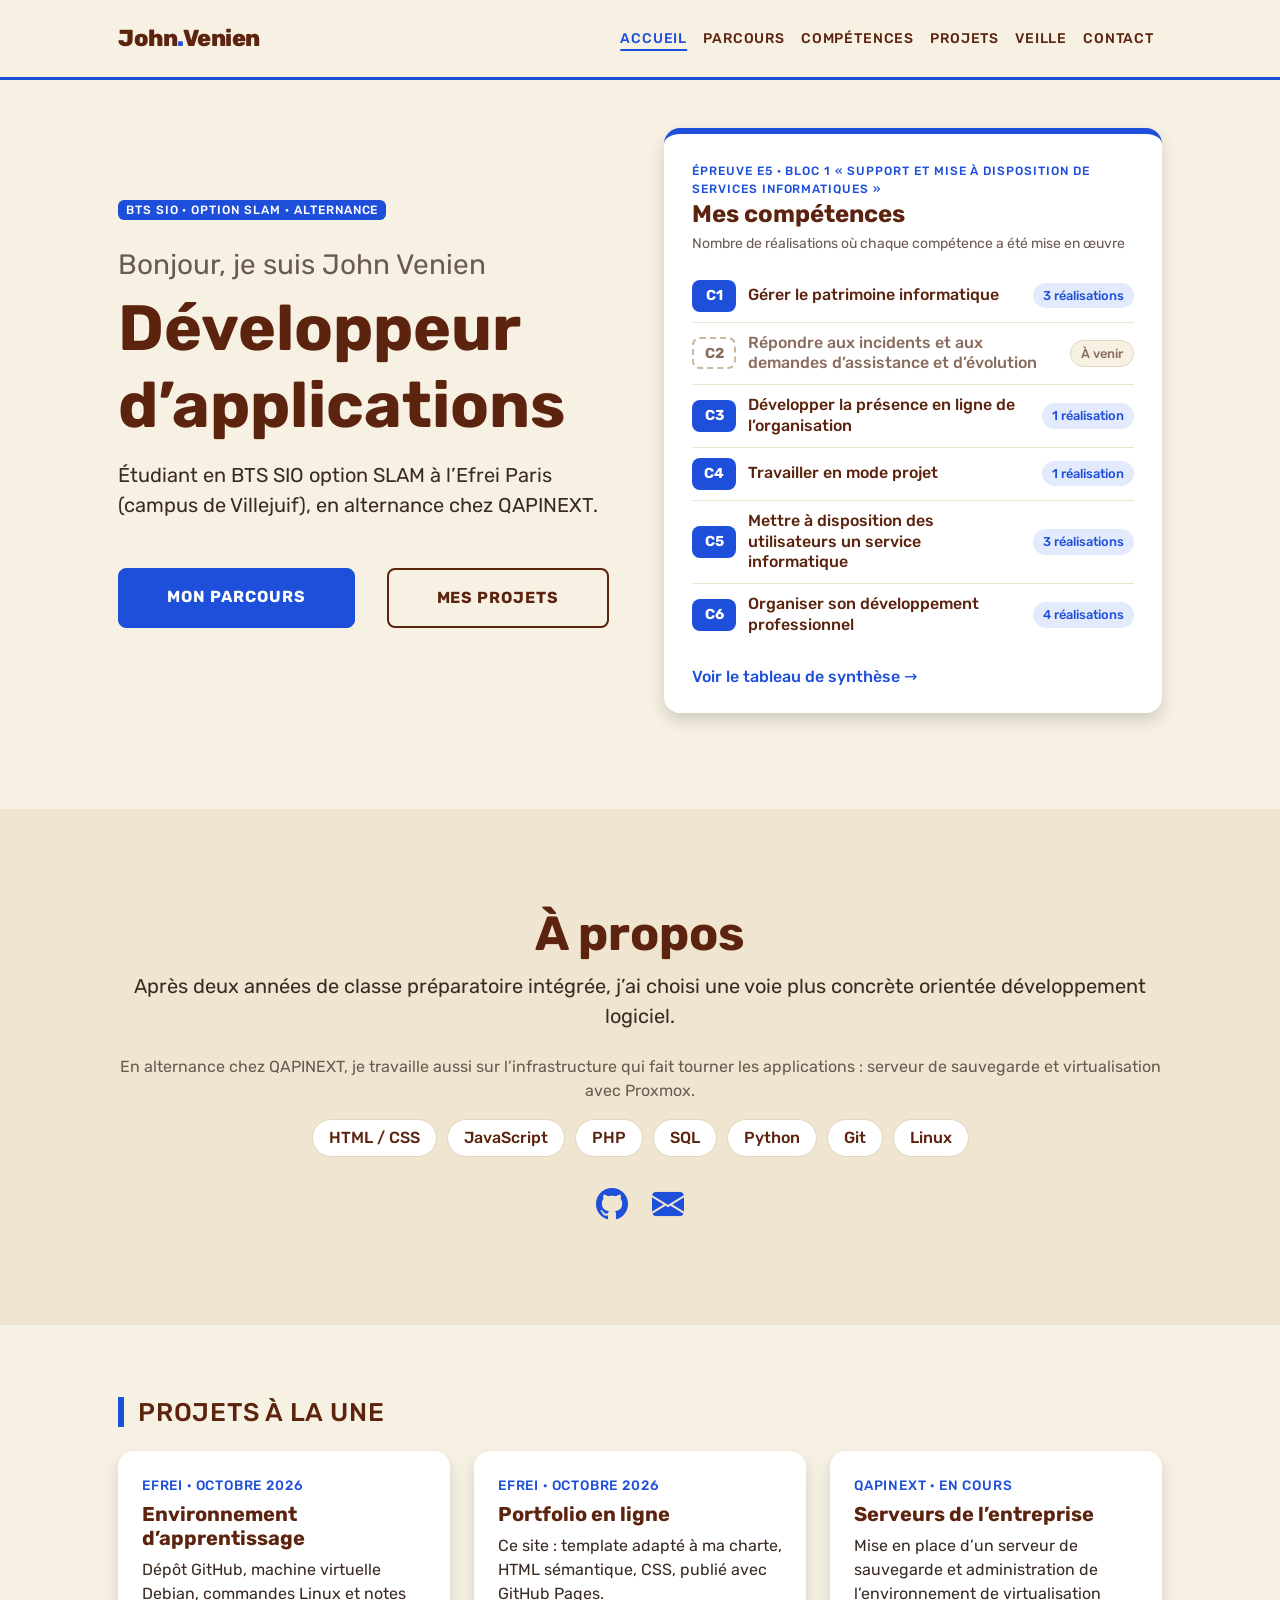
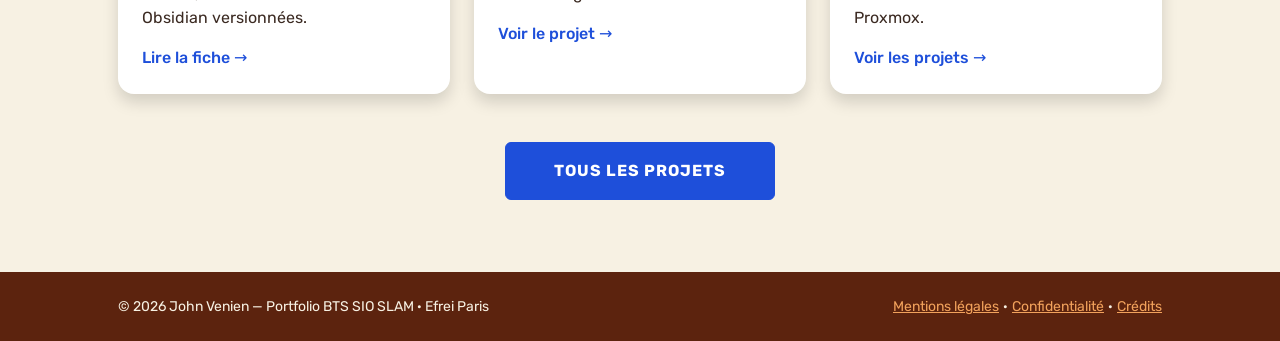
<file: index.html>
<!DOCTYPE html>
<html lang="fr">
<head>
    <meta charset="utf-8">
    <meta name="viewport" content="width=device-width, initial-scale=1, shrink-to-fit=no">
    <title>Accueil — John Venien, portfolio BTS SIO SLAM</title>
    <meta name="description" content="Portfolio de John Venien, étudiant en BTS SIO option SLAM en alternance à l'Efrei Paris : parcours, compétences, projets et veille.">
    <meta name="author" content="John Venien">
    <!-- Thème Start Bootstrap « Personal » (MIT, inclut Bootstrap 5) -->
    <link rel="stylesheet" href="css/theme-personal.css">
    <!-- Icônes Bootstrap, hébergées sur le site -->
    <link rel="stylesheet" href="vendor/bootstrap-icons/bootstrap-icons.min.css">
    <!-- Ma feuille de style : charte graphique (couleurs, police Rubik, adaptations) -->
    <link rel="stylesheet" href="css/style.css">
</head>
<body class="d-flex flex-column h-100">
    <header>
        <nav class="navbar navbar-expand-lg navbar-light py-3" aria-label="Menu principal">
            <div class="container px-5">
                <a class="navbar-brand" href="index.html">John<span class="point">.</span>Venien</a>
                <button class="navbar-toggler" type="button" data-bs-toggle="collapse" data-bs-target="#menu" aria-controls="menu" aria-expanded="false" aria-label="Ouvrir le menu"><span class="navbar-toggler-icon"></span></button>
                <div class="collapse navbar-collapse" id="menu">
                    <ul class="navbar-nav ms-auto mb-2 mb-lg-0 small">
                <li class="nav-item"><a class="nav-link" href="index.html" aria-current="page">Accueil</a></li>
                <li class="nav-item"><a class="nav-link" href="parcours.html">Parcours</a></li>
                <li class="nav-item"><a class="nav-link" href="competences.html">Compétences</a></li>
                <li class="nav-item"><a class="nav-link" href="projets.html">Projets</a></li>
                <li class="nav-item"><a class="nav-link" href="veille.html">Veille</a></li>
                <li class="nav-item"><a class="nav-link" href="contact.html">Contact</a></li>
                    </ul>
                </div>
            </div>
        </nav>
    </header>
    <main class="flex-shrink-0">
        <section class="py-5" aria-label="Présentation">
            <div class="container px-5 pb-5">
                <div class="row gx-5 gy-5 align-items-center">
                    <div class="col-lg-6">
                        <div class="text-center text-lg-start">
                            <p class="badge bg-gradient-primary-to-secondary text-white mb-4"><span class="text-uppercase">BTS SIO · option SLAM · alternance</span></p>
                            <p class="fs-3 fw-light text-muted mb-1">Bonjour, je suis John Venien</p>
                            <h1 class="display-3 fw-bolder mb-3"><span class="text-gradient d-inline">Développeur d’applications</span></h1>
                            <p class="lead mb-5">Étudiant en BTS SIO option SLAM à l’Efrei Paris (campus de Villejuif), en alternance chez QAPINEXT.</p>
                            <div class="d-grid gap-3 d-sm-flex justify-content-sm-center justify-content-lg-start mb-3">
                                <a class="btn btn-primary btn-lg px-5 py-3 me-sm-3 fs-6 fw-bolder" href="parcours.html">Mon parcours</a>
                                <a class="btn btn-outline-dark btn-lg px-5 py-3 fs-6 fw-bolder" href="projets.html">Mes projets</a>
                            </div>
                        </div>
                    </div>
                    <div class="col-lg-6">
                        <aside class="panneau-comp card shadow border-0 rounded-4" aria-labelledby="t-acq">
                            <p class="surtitre">Épreuve E5 · bloc 1 « Support et mise à disposition de services informatiques »</p>
                            <h2 class="h4 fw-bolder mb-1" id="t-acq">Mes compétences</h2>
                            <p class="small text-muted mb-3">Nombre de réalisations où chaque compétence a été mise en œuvre</p>
                            <ul class="liste-acq">
                                <li class="on"><span class="code-comp">C1</span><span class="nom">Gérer le patrimoine informatique</span><span class="etat-acq">3 réalisations</span></li>
                                <li class="off"><span class="code-comp">C2</span><span class="nom">Répondre aux incidents et aux demandes d’assistance et d’évolution</span><span class="etat-acq">À venir</span></li>
                                <li class="on"><span class="code-comp">C3</span><span class="nom">Développer la présence en ligne de l’organisation</span><span class="etat-acq">1 réalisation</span></li>
                                <li class="on"><span class="code-comp">C4</span><span class="nom">Travailler en mode projet</span><span class="etat-acq">1 réalisation</span></li>
                                <li class="on"><span class="code-comp">C5</span><span class="nom">Mettre à disposition des utilisateurs un service informatique</span><span class="etat-acq">3 réalisations</span></li>
                                <li class="on"><span class="code-comp">C6</span><span class="nom">Organiser son développement professionnel</span><span class="etat-acq">4 réalisations</span></li>
                            </ul>
                            <a class="lien-fleche" href="competences.html#t-synth">Voir le tableau de synthèse</a>
                        </aside>
                    </div>
                </div>
            </div>
        </section>
        <section class="bg-light py-5" id="apropos">
            <div class="container px-5">
                <div class="row gx-5 justify-content-center">
                    <div class="col-xxl-8">
                        <div class="text-center my-5">
                            <h2 class="display-5 fw-bolder"><span class="text-gradient d-inline">À propos</span></h2>
                            <p class="lead fw-light mb-4">Après deux années de classe préparatoire intégrée, j’ai choisi une voie plus concrète orientée développement logiciel.</p>
                            <p class="text-muted">En alternance chez QAPINEXT, je travaille aussi sur l’infrastructure qui fait tourner les applications : serveur de sauvegarde et virtualisation avec Proxmox.</p>
                            <ul class="chips mb-4" aria-label="Compétences principales">
                                <li>HTML / CSS</li><li>JavaScript</li><li>PHP</li><li>SQL</li><li>Python</li><li>Git</li><li>Linux</li>
                            </ul>
                            <div class="d-flex justify-content-center fs-2 gap-4">
                                <a class="text-primary" href="https://github.com/QAPINEXT-John" aria-label="Mon profil GitHub"><i class="bi bi-github" aria-hidden="true"></i></a>
                                <a class="text-primary" href="mailto:john.venien@efrei.net" aria-label="M’écrire un e-mail"><i class="bi bi-envelope-fill" aria-hidden="true"></i></a>
                            </div>
                        </div>
                    </div>
                </div>
            </div>
        </section>
        <section class="py-5" id="projets">
            <div class="container px-5 my-4">
                <h2 class="titre-barre fw-bolder mb-4">Projets à la une</h2>
                <div class="grille-projets">
                    <article class="card shadow border-0 rounded-4 carte-projet">
                        <div class="card-body p-4">
                            <p class="meta">Efrei · octobre 2026</p>
                            <h3 class="h5 fw-bolder">Environnement d’apprentissage</h3>
                            <p>Dépôt GitHub, machine virtuelle Debian, commandes Linux et notes Obsidian versionnées.</p>
                            <a class="lien-fleche" href="realisation-environnement.html">Lire la fiche</a>
                        </div>
                    </article>
                    <article class="card shadow border-0 rounded-4 carte-projet">
                        <div class="card-body p-4">
                            <p class="meta">Efrei · octobre 2026</p>
                            <h3 class="h5 fw-bolder">Portfolio en ligne</h3>
                            <p>Ce site : template adapté à ma charte, HTML sémantique, CSS, publié avec GitHub Pages.</p>
                            <a class="lien-fleche" href="projets.html#portfolio">Voir le projet</a>
                        </div>
                    </article>
                    <article class="card shadow border-0 rounded-4 carte-projet">
                        <div class="card-body p-4">
                            <p class="meta">QAPINEXT · en cours</p>
                            <h3 class="h5 fw-bolder">Serveurs de l’entreprise</h3>
                            <p>Mise en place d’un serveur de sauvegarde et administration de l’environnement de virtualisation Proxmox.</p>
                            <a class="lien-fleche" href="projets.html#sauvegarde">Voir les projets</a>
                        </div>
                    </article>
                </div>
                <p class="text-center mt-5 mb-0"><a class="btn btn-primary px-5 py-3 fw-bolder" href="projets.html">Tous les projets</a></p>
            </div>
        </section>
    </main>
    <footer class="pied py-4 mt-auto">
        <div class="container px-5">
            <div class="row align-items-center justify-content-between flex-column flex-sm-row">
                <div class="col-auto"><p class="small m-0">© 2026 John Venien — Portfolio BTS SIO SLAM · Efrei Paris</p></div>
                <div class="col-auto">
                    <nav aria-label="Liens légaux" class="small">
                        <a href="mentions-legales.html">Mentions légales</a><span class="mx-1">·</span><a href="confidentialite.html">Confidentialité</a><span class="mx-1">·</span><a href="mentions-legales.html#credits">Crédits</a>
                    </nav>
                </div>
            </div>
        </div>
    </footer>
    <!-- JavaScript de Bootstrap (menu repliable sur téléphone), hébergé sur le site -->
    <script src="vendor/bootstrap.bundle.min.js"></script>
</body>
</html>
</file>
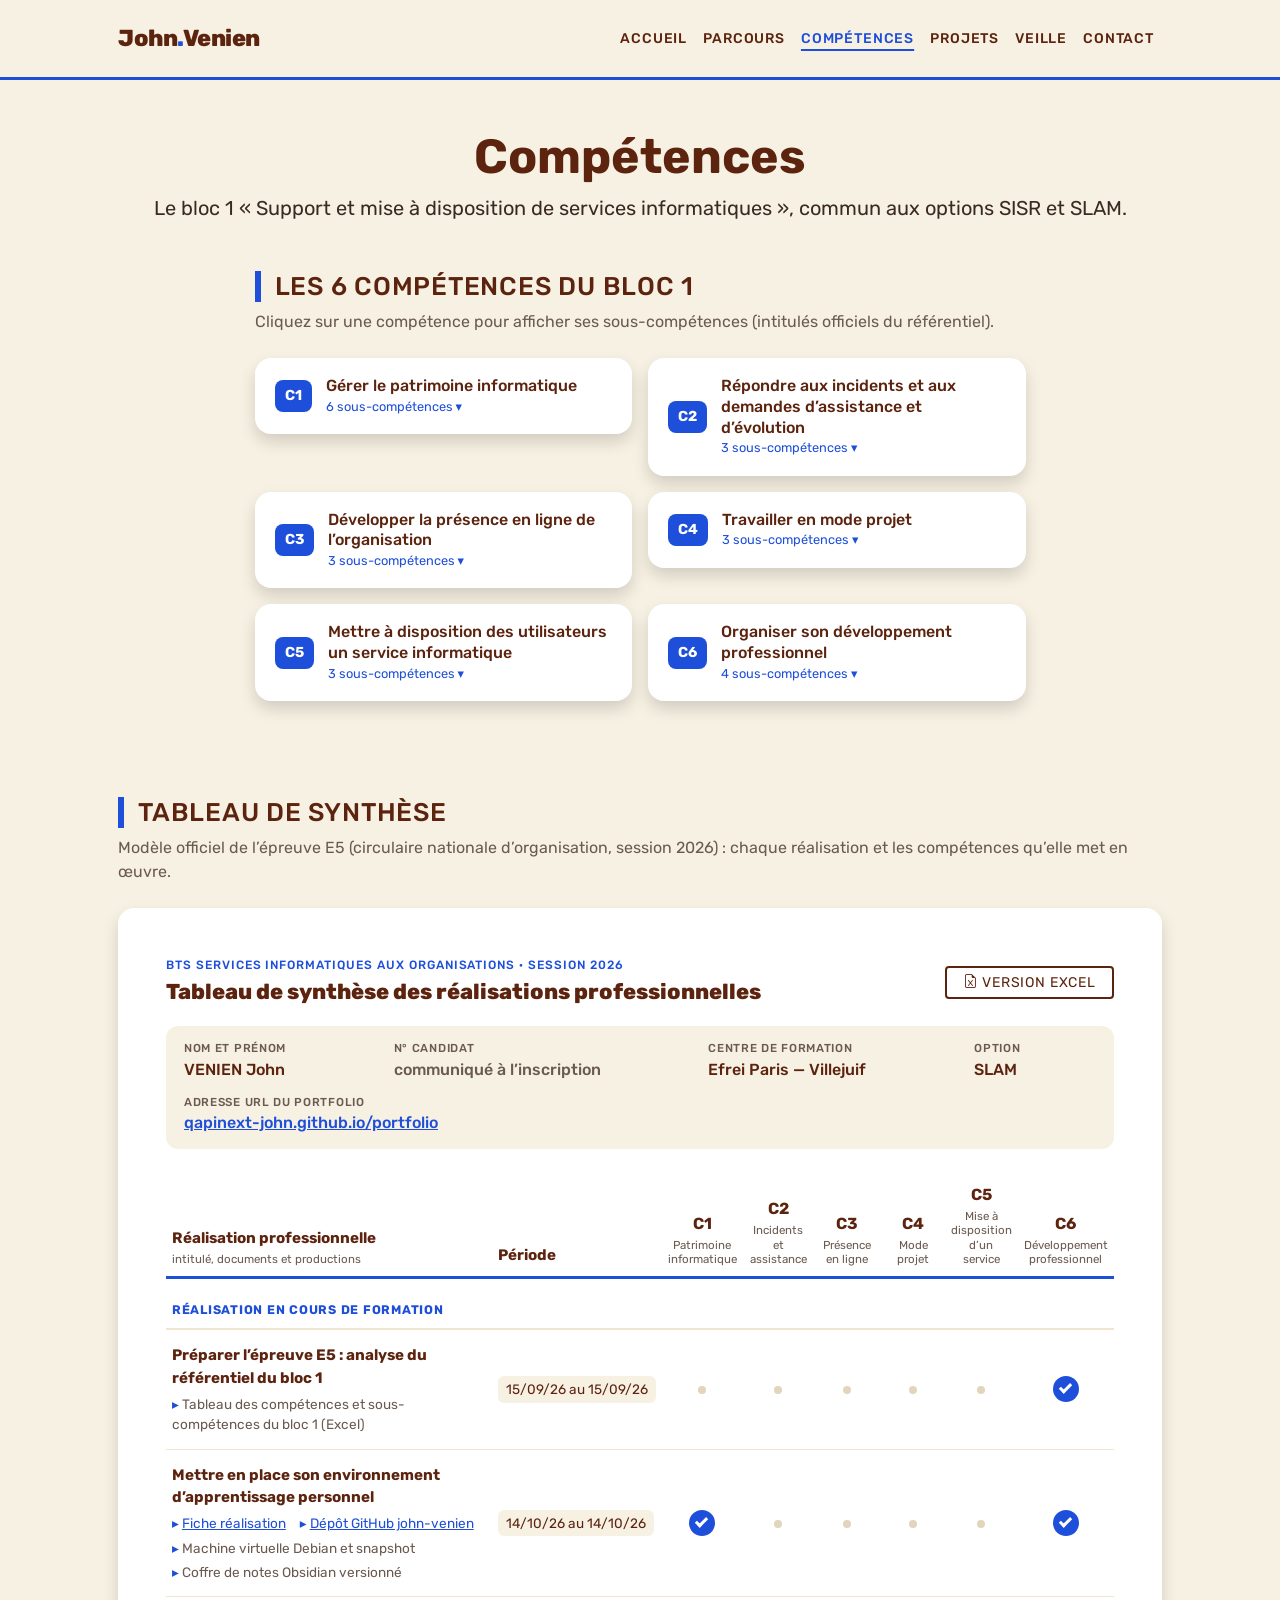
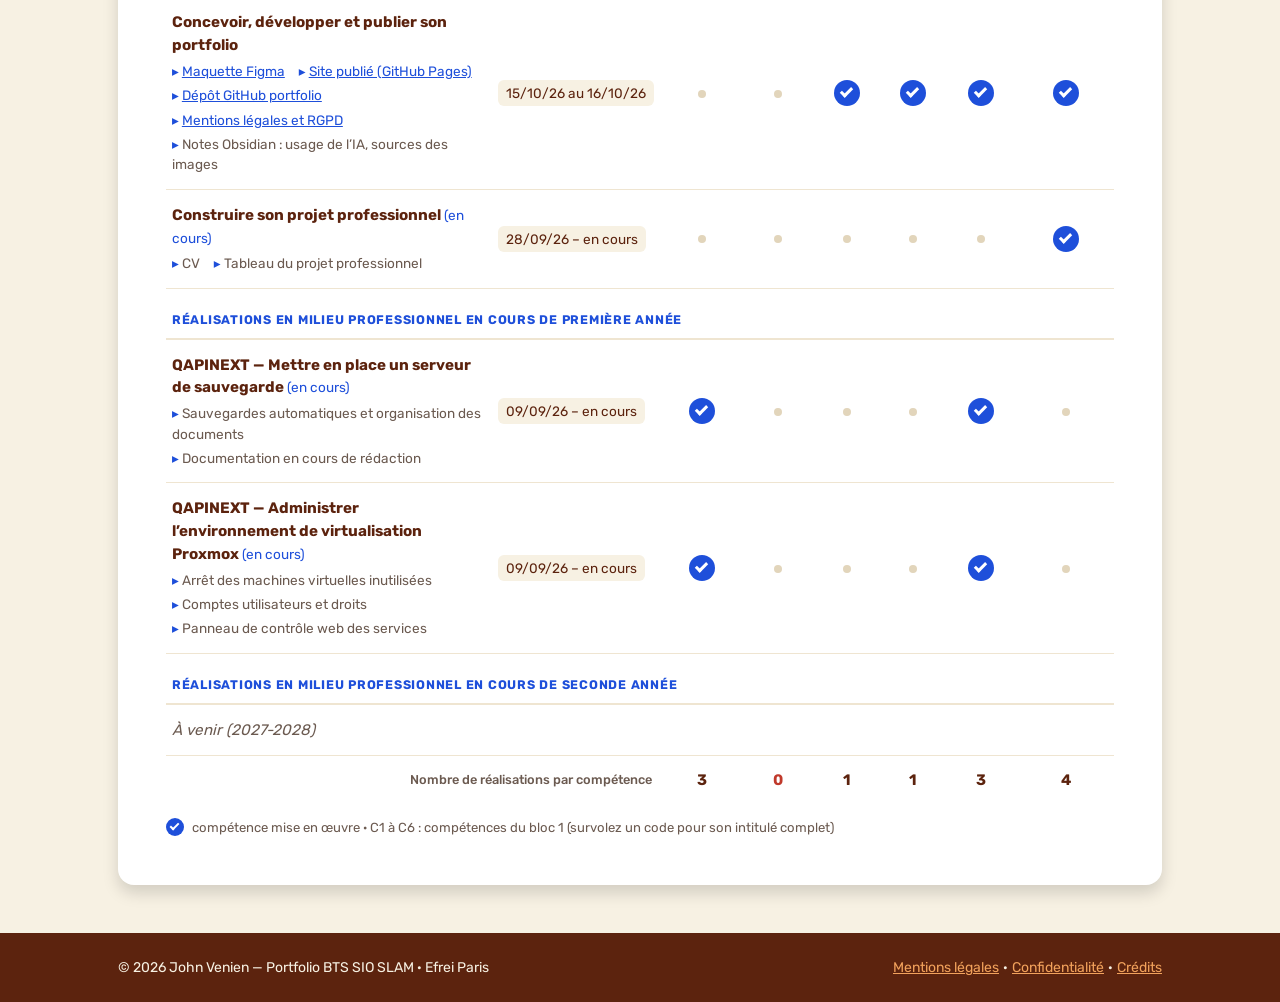
<file: competences.html>
<!DOCTYPE html>
<html lang="fr">
<head>
    <meta charset="utf-8">
    <meta name="viewport" content="width=device-width, initial-scale=1, shrink-to-fit=no">
    <title>Compétences — John Venien, portfolio BTS SIO SLAM</title>
    <meta name="description" content="Compétences de John Venien : bloc 1 du BTS SIO et tableau de synthèse officiel des réalisations professionnelles (épreuve E5).">
    <meta name="author" content="John Venien">
    <!-- Thème Start Bootstrap « Personal » (MIT, inclut Bootstrap 5) -->
    <link rel="stylesheet" href="css/theme-personal.css">
    <!-- Icônes Bootstrap, hébergées sur le site -->
    <link rel="stylesheet" href="vendor/bootstrap-icons/bootstrap-icons.min.css">
    <!-- Ma feuille de style : charte graphique (couleurs, police Rubik, adaptations) -->
    <link rel="stylesheet" href="css/style.css">
</head>
<body class="d-flex flex-column h-100">
    <header>
        <nav class="navbar navbar-expand-lg navbar-light py-3" aria-label="Menu principal">
            <div class="container px-5">
                <a class="navbar-brand" href="index.html">John<span class="point">.</span>Venien</a>
                <button class="navbar-toggler" type="button" data-bs-toggle="collapse" data-bs-target="#menu" aria-controls="menu" aria-expanded="false" aria-label="Ouvrir le menu"><span class="navbar-toggler-icon"></span></button>
                <div class="collapse navbar-collapse" id="menu">
                    <ul class="navbar-nav ms-auto mb-2 mb-lg-0 small">
                <li class="nav-item"><a class="nav-link" href="index.html">Accueil</a></li>
                <li class="nav-item"><a class="nav-link" href="parcours.html">Parcours</a></li>
                <li class="nav-item"><a class="nav-link" href="competences.html" aria-current="page">Compétences</a></li>
                <li class="nav-item"><a class="nav-link" href="projets.html">Projets</a></li>
                <li class="nav-item"><a class="nav-link" href="veille.html">Veille</a></li>
                <li class="nav-item"><a class="nav-link" href="contact.html">Contact</a></li>
                    </ul>
                </div>
            </div>
        </nav>
    </header>
    <main class="flex-shrink-0">
        <div class="container px-5 my-5">
            <div class="text-center mb-5">
                <h1 class="display-5 fw-bolder mb-0"><span class="text-gradient d-inline">Compétences</span></h1>
                <p class="lead mt-2 mb-0">Le bloc 1 « Support et mise à disposition de services informatiques », commun aux options SISR et SLAM.</p>
            </div>
            <div class="row gx-5 justify-content-center">
                <div class="col-lg-11 col-xl-9 col-xxl-8">
                    <section aria-labelledby="t-bloc1">
                    <h2 class="titre-barre fw-bolder mb-2"><span id="t-bloc1">Les 6 compétences du bloc 1</span></h2>
                        <p class="text-muted mb-4">Cliquez sur une compétence pour afficher ses sous-compétences (intitulés officiels du référentiel).</p>
                        <div class="grille-comp mb-5">
                        <details class="carte-comp card shadow border-0 rounded-4">
                            <summary><span class="code-comp">C1</span><span class="nom">Gérer le patrimoine informatique</span><span class="nb">6 sous-compétences</span></summary>
                            <ul class="sous-comp"><li>Recenser et identifier les ressources numériques</li><li>Exploiter des référentiels, normes et standards adoptés par le prestataire informatique</li><li>Mettre en place et vérifier les niveaux d’habilitation associés à un service</li><li>Vérifier les conditions de la continuité d’un service informatique</li><li>Gérer des sauvegardes</li><li>Vérifier le respect des règles d’utilisation des ressources numériques</li></ul>
                        </details>
                        <details class="carte-comp card shadow border-0 rounded-4">
                            <summary><span class="code-comp">C2</span><span class="nom">Répondre aux incidents et aux demandes d’assistance et d’évolution</span><span class="nb">3 sous-compétences</span></summary>
                            <ul class="sous-comp"><li>Collecter, suivre et orienter des demandes</li><li>Traiter des demandes concernant les services réseau et système, applicatifs</li><li>Traiter des demandes concernant les applications</li></ul>
                        </details>
                        <details class="carte-comp card shadow border-0 rounded-4">
                            <summary><span class="code-comp">C3</span><span class="nom">Développer la présence en ligne de l’organisation</span><span class="nb">3 sous-compétences</span></summary>
                            <ul class="sous-comp"><li>Participer à la valorisation de l’image de l’organisation sur les médias numériques en tenant compte du cadre juridique et des enjeux économiques</li><li>Référencer les services en ligne de l’organisation et mesurer leur visibilité</li><li>Participer à l’évolution d’un site Web exploitant les données de l’organisation</li></ul>
                        </details>
                        <details class="carte-comp card shadow border-0 rounded-4">
                            <summary><span class="code-comp">C4</span><span class="nom">Travailler en mode projet</span><span class="nb">3 sous-compétences</span></summary>
                            <ul class="sous-comp"><li>Analyser les objectifs et les modalités d’organisation d’un projet</li><li>Planifier les activités</li><li>Évaluer les indicateurs de suivi d’un projet et analyser les écarts</li></ul>
                        </details>
                        <details class="carte-comp card shadow border-0 rounded-4">
                            <summary><span class="code-comp">C5</span><span class="nom">Mettre à disposition des utilisateurs un service informatique</span><span class="nb">3 sous-compétences</span></summary>
                            <ul class="sous-comp"><li>Réaliser les tests d’intégration et d’acceptation d’un service</li><li>Déployer un service</li><li>Accompagner les utilisateurs dans la mise en place d’un service</li></ul>
                        </details>
                        <details class="carte-comp card shadow border-0 rounded-4">
                            <summary><span class="code-comp">C6</span><span class="nom">Organiser son développement professionnel</span><span class="nb">4 sous-compétences</span></summary>
                            <ul class="sous-comp"><li>Mettre en place son environnement d’apprentissage personnel</li><li>Mettre en œuvre des outils et stratégies de veille informationnelle</li><li>Gérer son identité professionnelle</li><li>Développer son projet professionnel</li></ul>
                        </details>
                        </div>
                    </section>
                </div>
            </div>
        </div>
        <section class="container px-4 px-lg-5 mb-5" aria-labelledby="t-synth">
            <h2 class="titre-barre fw-bolder mb-2" id="t-synth">Tableau de synthèse</h2>
            <p class="text-muted mb-4">Modèle officiel de l’épreuve E5 (circulaire nationale d’organisation, session 2026) : chaque réalisation et les compétences qu’elle met en œuvre.</p>
            <div class="card shadow border-0 rounded-4 p-4 p-lg-5 tableau-officiel">
                <div class="entete-officiel">
                    <div><p class="surtitre">BTS Services informatiques aux organisations · Session 2026</p>
                    <p class="titre-officiel">Tableau de synthèse des réalisations professionnelles</p></div>
                    <a class="btn btn-outline-dark btn-sm px-3" href="files/VENIEN-John-Tableau-de-synthese-E5.xlsx"><i class="bi bi-file-earmark-excel me-1" aria-hidden="true"></i>Version Excel</a>
                </div>
                <dl class="identite">
                    <div><dt>NOM et prénom</dt><dd>VENIEN John</dd></div>
                    <div><dt>N° candidat</dt><dd class="text-muted">communiqué à l’inscription</dd></div>
                    <div><dt>Centre de formation</dt><dd>Efrei Paris — Villejuif</dd></div>
                    <div><dt>Option</dt><dd>SLAM</dd></div>
                    <div class="large"><dt>Adresse URL du portfolio</dt><dd><a href="https://qapinext-john.github.io/portfolio/">qapinext-john.github.io/portfolio</a></dd></div>
                </dl>
                <div class="table-responsive">
                    <table class="synthese">
                        <caption class="visually-hidden">Réalisations professionnelles et compétences du bloc 1 mises en œuvre</caption>
                        <thead>
                            <tr><th scope="col" class="col-real">Réalisation professionnelle<span class="court">intitulé, documents et productions</span></th><th scope="col" class="col-per">Période</th><th scope="col" class="col-comp"><abbr title="Gérer le patrimoine informatique">C1</abbr><span class="court">Patrimoine informatique</span></th><th scope="col" class="col-comp"><abbr title="Répondre aux incidents et aux demandes d’assistance et d’évolution">C2</abbr><span class="court">Incidents et assistance</span></th><th scope="col" class="col-comp"><abbr title="Développer la présence en ligne de l’organisation">C3</abbr><span class="court">Présence en ligne</span></th><th scope="col" class="col-comp"><abbr title="Travailler en mode projet">C4</abbr><span class="court">Mode projet</span></th><th scope="col" class="col-comp"><abbr title="Mettre à disposition des utilisateurs un service informatique">C5</abbr><span class="court">Mise à disposition d’un service</span></th><th scope="col" class="col-comp"><abbr title="Organiser son développement professionnel">C6</abbr><span class="court">Développement professionnel</span></th></tr>
                        </thead>
                        <tbody>
                            <tr class="rubrique"><th scope="rowgroup" colspan="8">Réalisation en cours de formation</th></tr>
                            <tr><th scope="row" class="intitule"><span class="titre-real">Préparer l’épreuve E5 : analyse du référentiel du bloc 1</span><ul class="docs"><li>Tableau des compétences et sous-compétences du bloc 1 (Excel)</li></ul><div class="badges-mobile" aria-hidden="true"><span class="pastille on" title="C6 — Organiser son développement professionnel">C6</span></div></th><td class="periode"><span class="date">15/09/26 au 15/09/26</span></td><td class="case"><span class=vide></span></td><td class="case"><span class=vide></span></td><td class="case"><span class=vide></span></td><td class="case"><span class=vide></span></td><td class="case"><span class=vide></span></td><td class="case"><span class=coche><span class=visually-hidden>Oui</span></span></td></tr>
                            <tr><th scope="row" class="intitule"><span class="titre-real">Mettre en place son environnement d’apprentissage personnel</span><ul class="docs"><li><a href="realisation-environnement.html">Fiche réalisation</a></li><li><a href="https://github.com/QAPINEXT-John/john-venien">Dépôt GitHub john-venien</a></li><li>Machine virtuelle Debian et snapshot</li><li>Coffre de notes Obsidian versionné</li></ul><div class="badges-mobile" aria-hidden="true"><span class="pastille on" title="C1 — Gérer le patrimoine informatique">C1</span><span class="pastille on" title="C6 — Organiser son développement professionnel">C6</span></div></th><td class="periode"><span class="date">14/10/26 au 14/10/26</span></td><td class="case"><span class=coche><span class=visually-hidden>Oui</span></span></td><td class="case"><span class=vide></span></td><td class="case"><span class=vide></span></td><td class="case"><span class=vide></span></td><td class="case"><span class=vide></span></td><td class="case"><span class=coche><span class=visually-hidden>Oui</span></span></td></tr>
                            <tr><th scope="row" class="intitule"><span class="titre-real">Concevoir, développer et publier son portfolio</span><ul class="docs"><li><a href="https://www.figma.com/design/ATCPlZt3jJWBAGwDmIhdnL/Portfolio-John-Venien---Maquette">Maquette Figma</a></li><li><a href="https://qapinext-john.github.io/portfolio/">Site publié (GitHub Pages)</a></li><li><a href="https://github.com/QAPINEXT-John/portfolio">Dépôt GitHub portfolio</a></li><li><a href="mentions-legales.html">Mentions légales et RGPD</a></li><li>Notes Obsidian : usage de l’IA, sources des images</li></ul><div class="badges-mobile" aria-hidden="true"><span class="pastille on" title="C3 — Développer la présence en ligne de l’organisation">C3</span><span class="pastille on" title="C4 — Travailler en mode projet">C4</span><span class="pastille on" title="C5 — Mettre à disposition des utilisateurs un service informatique">C5</span><span class="pastille on" title="C6 — Organiser son développement professionnel">C6</span></div></th><td class="periode"><span class="date">15/10/26 au 16/10/26</span></td><td class="case"><span class=vide></span></td><td class="case"><span class=vide></span></td><td class="case"><span class=coche><span class=visually-hidden>Oui</span></span></td><td class="case"><span class=coche><span class=visually-hidden>Oui</span></span></td><td class="case"><span class=coche><span class=visually-hidden>Oui</span></span></td><td class="case"><span class=coche><span class=visually-hidden>Oui</span></span></td></tr>
                            <tr><th scope="row" class="intitule"><span class="titre-real">Construire son projet professionnel <em>(en cours)</em></span><ul class="docs"><li>CV</li><li>Tableau du projet professionnel</li></ul><div class="badges-mobile" aria-hidden="true"><span class="pastille on" title="C6 — Organiser son développement professionnel">C6</span></div></th><td class="periode"><span class="date">28/09/26 – en cours</span></td><td class="case"><span class=vide></span></td><td class="case"><span class=vide></span></td><td class="case"><span class=vide></span></td><td class="case"><span class=vide></span></td><td class="case"><span class=vide></span></td><td class="case"><span class=coche><span class=visually-hidden>Oui</span></span></td></tr>
                            <tr class="rubrique"><th scope="rowgroup" colspan="8">Réalisations en milieu professionnel en cours de première année</th></tr>
                            <tr><th scope="row" class="intitule"><span class="titre-real">QAPINEXT — Mettre en place un serveur de sauvegarde <em>(en cours)</em></span><ul class="docs"><li>Sauvegardes automatiques et organisation des documents</li><li>Documentation en cours de rédaction</li></ul><div class="badges-mobile" aria-hidden="true"><span class="pastille on" title="C1 — Gérer le patrimoine informatique">C1</span><span class="pastille on" title="C5 — Mettre à disposition des utilisateurs un service informatique">C5</span></div></th><td class="periode"><span class="date">09/09/26 – en cours</span></td><td class="case"><span class=coche><span class=visually-hidden>Oui</span></span></td><td class="case"><span class=vide></span></td><td class="case"><span class=vide></span></td><td class="case"><span class=vide></span></td><td class="case"><span class=coche><span class=visually-hidden>Oui</span></span></td><td class="case"><span class=vide></span></td></tr>
                            <tr><th scope="row" class="intitule"><span class="titre-real">QAPINEXT — Administrer l’environnement de virtualisation Proxmox <em>(en cours)</em></span><ul class="docs"><li>Arrêt des machines virtuelles inutilisées</li><li>Comptes utilisateurs et droits</li><li>Panneau de contrôle web des services</li></ul><div class="badges-mobile" aria-hidden="true"><span class="pastille on" title="C1 — Gérer le patrimoine informatique">C1</span><span class="pastille on" title="C5 — Mettre à disposition des utilisateurs un service informatique">C5</span></div></th><td class="periode"><span class="date">09/09/26 – en cours</span></td><td class="case"><span class=coche><span class=visually-hidden>Oui</span></span></td><td class="case"><span class=vide></span></td><td class="case"><span class=vide></span></td><td class="case"><span class=vide></span></td><td class="case"><span class=coche><span class=visually-hidden>Oui</span></span></td><td class="case"><span class=vide></span></td></tr>
                            <tr class="rubrique"><th scope="rowgroup" colspan="8">Réalisations en milieu professionnel en cours de seconde année</th></tr>
                            <tr class="a-venir"><td colspan="8">À venir (2027-2028)</td></tr>
                        </tbody>
                        <tfoot>
                            <tr><th scope="row" colspan="2">Nombre de réalisations par compétence</th><td class="case"><span class="total">3</span></td><td class="case"><span class="total zero">0</span></td><td class="case"><span class="total">1</span></td><td class="case"><span class="total">1</span></td><td class="case"><span class="total">3</span></td><td class="case"><span class="total">4</span></td></tr>
                        </tfoot>
                    </table>
                </div>
                <p class="legende mb-0"><span class="coche"></span> compétence mise en œuvre · C1 à C6 : compétences du bloc 1 (survolez un code pour son intitulé complet)</p>
            </div>
        </section>
    </main>
    <footer class="pied py-4 mt-auto">
        <div class="container px-5">
            <div class="row align-items-center justify-content-between flex-column flex-sm-row">
                <div class="col-auto"><p class="small m-0">© 2026 John Venien — Portfolio BTS SIO SLAM · Efrei Paris</p></div>
                <div class="col-auto">
                    <nav aria-label="Liens légaux" class="small">
                        <a href="mentions-legales.html">Mentions légales</a><span class="mx-1">·</span><a href="confidentialite.html">Confidentialité</a><span class="mx-1">·</span><a href="mentions-legales.html#credits">Crédits</a>
                    </nav>
                </div>
            </div>
        </div>
    </footer>
    <!-- JavaScript de Bootstrap (menu repliable sur téléphone), hébergé sur le site -->
    <script src="vendor/bootstrap.bundle.min.js"></script>
</body>
</html>
</file>
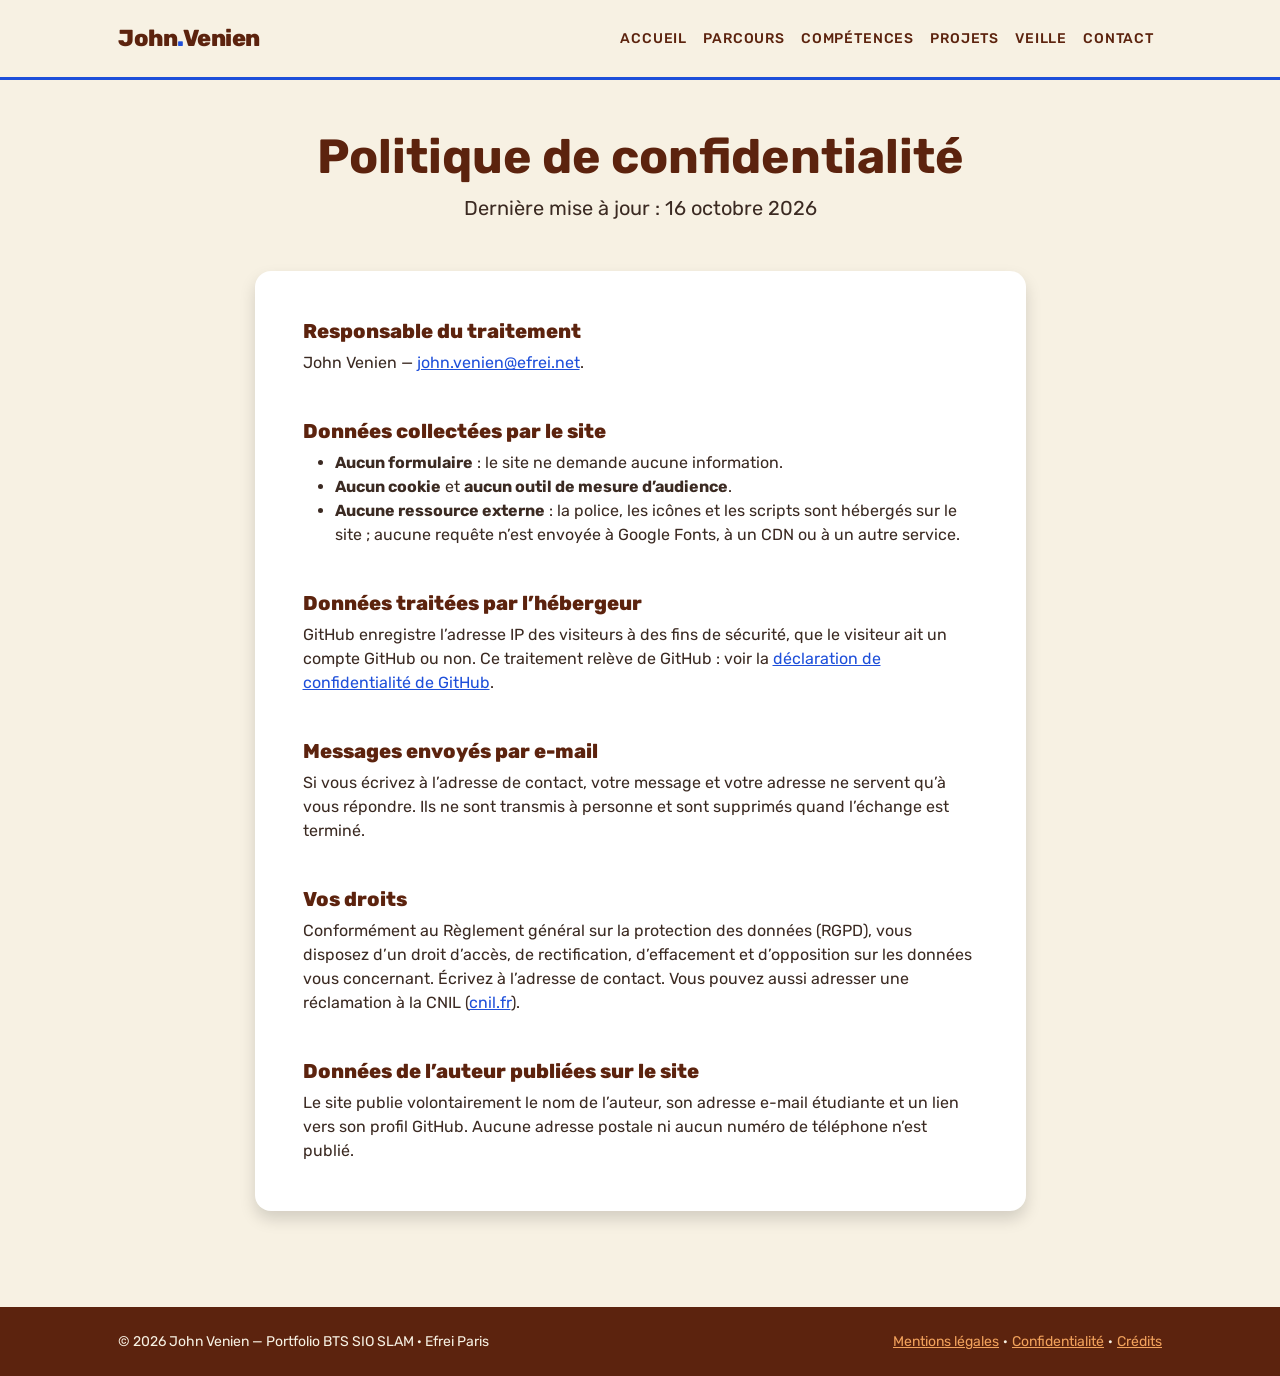
<file: confidentialite.html>
<!DOCTYPE html>
<html lang="fr">
<head>
    <meta charset="utf-8">
    <meta name="viewport" content="width=device-width, initial-scale=1, shrink-to-fit=no">
    <title>Politique de confidentialité — John Venien, portfolio BTS SIO SLAM</title>
    <meta name="description" content="Politique de confidentialité du portfolio de John Venien : aucune collecte, aucun cookie, conformité RGPD.">
    <meta name="author" content="John Venien">
    <!-- Thème Start Bootstrap « Personal » (MIT, inclut Bootstrap 5) -->
    <link rel="stylesheet" href="css/theme-personal.css">
    <!-- Icônes Bootstrap, hébergées sur le site -->
    <link rel="stylesheet" href="vendor/bootstrap-icons/bootstrap-icons.min.css">
    <!-- Ma feuille de style : charte graphique (couleurs, police Rubik, adaptations) -->
    <link rel="stylesheet" href="css/style.css">
</head>
<body class="d-flex flex-column h-100">
    <header>
        <nav class="navbar navbar-expand-lg navbar-light py-3" aria-label="Menu principal">
            <div class="container px-5">
                <a class="navbar-brand" href="index.html">John<span class="point">.</span>Venien</a>
                <button class="navbar-toggler" type="button" data-bs-toggle="collapse" data-bs-target="#menu" aria-controls="menu" aria-expanded="false" aria-label="Ouvrir le menu"><span class="navbar-toggler-icon"></span></button>
                <div class="collapse navbar-collapse" id="menu">
                    <ul class="navbar-nav ms-auto mb-2 mb-lg-0 small">
                <li class="nav-item"><a class="nav-link" href="index.html">Accueil</a></li>
                <li class="nav-item"><a class="nav-link" href="parcours.html">Parcours</a></li>
                <li class="nav-item"><a class="nav-link" href="competences.html">Compétences</a></li>
                <li class="nav-item"><a class="nav-link" href="projets.html">Projets</a></li>
                <li class="nav-item"><a class="nav-link" href="veille.html">Veille</a></li>
                <li class="nav-item"><a class="nav-link" href="contact.html">Contact</a></li>
                    </ul>
                </div>
            </div>
        </nav>
    </header>
    <main class="flex-shrink-0">
        <div class="container px-5 my-5">
            <div class="text-center mb-5">
                <h1 class="display-5 fw-bolder mb-0"><span class="text-gradient d-inline">Politique de confidentialité</span></h1>
                <p class="lead mt-2 mb-0">Dernière mise à jour : 16 octobre 2026</p>
            </div>
            <div class="row gx-5 justify-content-center">
                <div class="col-lg-11 col-xl-9 col-xxl-8">
                    <div class="card shadow border-0 rounded-4 p-5 mb-5 texte-legal">
                        <h2>Responsable du traitement</h2>
                        <p>John Venien — <a href="mailto:john.venien@efrei.net">john.venien@efrei.net</a>.</p>
                        <h2>Données collectées par le site</h2>
                        <ul>
                            <li><strong>Aucun formulaire</strong> : le site ne demande aucune information.</li>
                            <li><strong>Aucun cookie</strong> et <strong>aucun outil de mesure d’audience</strong>.</li>
                            <li><strong>Aucune ressource externe</strong> : la police, les icônes et les scripts sont hébergés sur le site ; aucune requête n’est envoyée à Google Fonts, à un CDN ou à un autre service.</li>
                        </ul>
                        <h2>Données traitées par l’hébergeur</h2>
                        <p>GitHub enregistre l’adresse IP des visiteurs à des fins de sécurité, que le visiteur ait un compte GitHub ou non. Ce traitement relève de GitHub : voir la <a href="https://docs.github.com/fr/site-policy/privacy-policies/github-general-privacy-statement">déclaration de confidentialité de GitHub</a>.</p>
                        <h2>Messages envoyés par e-mail</h2>
                        <p>Si vous écrivez à l’adresse de contact, votre message et votre adresse ne servent qu’à vous répondre. Ils ne sont transmis à personne et sont supprimés quand l’échange est terminé.</p>
                        <h2>Vos droits</h2>
                        <p>Conformément au Règlement général sur la protection des données (RGPD), vous disposez d’un droit d’accès, de rectification, d’effacement et d’opposition sur les données vous concernant. Écrivez à l’adresse de contact. Vous pouvez aussi adresser une réclamation à la CNIL (<a href="https://www.cnil.fr">cnil.fr</a>).</p>
                        <h2>Données de l’auteur publiées sur le site</h2>
                        <p class="mb-0">Le site publie volontairement le nom de l’auteur, son adresse e-mail étudiante et un lien vers son profil GitHub. Aucune adresse postale ni aucun numéro de téléphone n’est publié.</p>
                    </div>
                </div>
            </div>
        </div>
    </main>
    <footer class="pied py-4 mt-auto">
        <div class="container px-5">
            <div class="row align-items-center justify-content-between flex-column flex-sm-row">
                <div class="col-auto"><p class="small m-0">© 2026 John Venien — Portfolio BTS SIO SLAM · Efrei Paris</p></div>
                <div class="col-auto">
                    <nav aria-label="Liens légaux" class="small">
                        <a href="mentions-legales.html">Mentions légales</a><span class="mx-1">·</span><a href="confidentialite.html">Confidentialité</a><span class="mx-1">·</span><a href="mentions-legales.html#credits">Crédits</a>
                    </nav>
                </div>
            </div>
        </div>
    </footer>
    <!-- JavaScript de Bootstrap (menu repliable sur téléphone), hébergé sur le site -->
    <script src="vendor/bootstrap.bundle.min.js"></script>
</body>
</html>
</file>
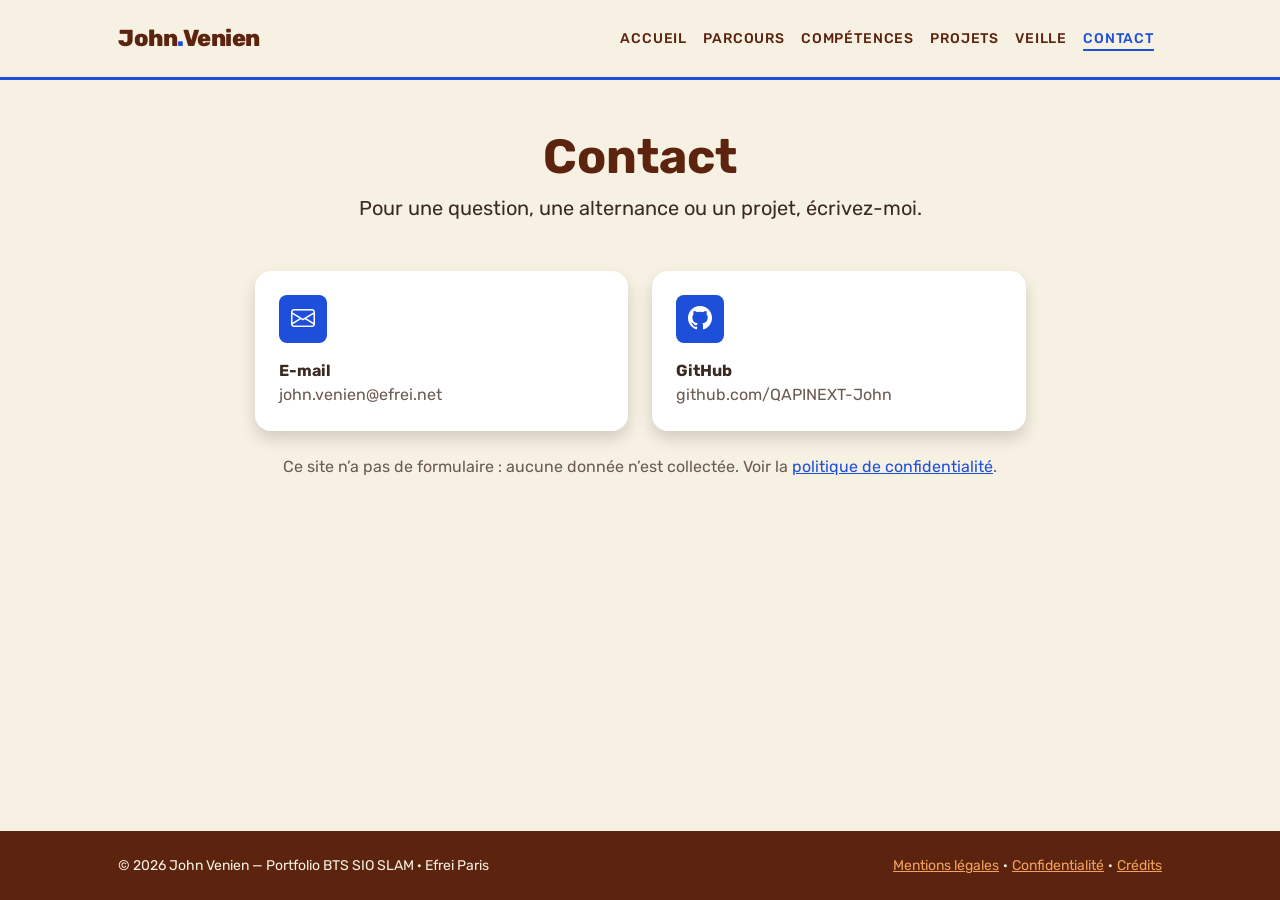
<file: contact.html>
<!DOCTYPE html>
<html lang="fr">
<head>
    <meta charset="utf-8">
    <meta name="viewport" content="width=device-width, initial-scale=1, shrink-to-fit=no">
    <title>Contact — John Venien, portfolio BTS SIO SLAM</title>
    <meta name="description" content="Contacter John Venien, étudiant en BTS SIO SLAM en alternance.">
    <meta name="author" content="John Venien">
    <!-- Thème Start Bootstrap « Personal » (MIT, inclut Bootstrap 5) -->
    <link rel="stylesheet" href="css/theme-personal.css">
    <!-- Icônes Bootstrap, hébergées sur le site -->
    <link rel="stylesheet" href="vendor/bootstrap-icons/bootstrap-icons.min.css">
    <!-- Ma feuille de style : charte graphique (couleurs, police Rubik, adaptations) -->
    <link rel="stylesheet" href="css/style.css">
</head>
<body class="d-flex flex-column h-100">
    <header>
        <nav class="navbar navbar-expand-lg navbar-light py-3" aria-label="Menu principal">
            <div class="container px-5">
                <a class="navbar-brand" href="index.html">John<span class="point">.</span>Venien</a>
                <button class="navbar-toggler" type="button" data-bs-toggle="collapse" data-bs-target="#menu" aria-controls="menu" aria-expanded="false" aria-label="Ouvrir le menu"><span class="navbar-toggler-icon"></span></button>
                <div class="collapse navbar-collapse" id="menu">
                    <ul class="navbar-nav ms-auto mb-2 mb-lg-0 small">
                <li class="nav-item"><a class="nav-link" href="index.html">Accueil</a></li>
                <li class="nav-item"><a class="nav-link" href="parcours.html">Parcours</a></li>
                <li class="nav-item"><a class="nav-link" href="competences.html">Compétences</a></li>
                <li class="nav-item"><a class="nav-link" href="projets.html">Projets</a></li>
                <li class="nav-item"><a class="nav-link" href="veille.html">Veille</a></li>
                <li class="nav-item"><a class="nav-link" href="contact.html" aria-current="page">Contact</a></li>
                    </ul>
                </div>
            </div>
        </nav>
    </header>
    <main class="flex-shrink-0">
        <div class="container px-5 my-5">
            <div class="text-center mb-5">
                <h1 class="display-5 fw-bolder mb-0"><span class="text-gradient d-inline">Contact</span></h1>
                <p class="lead mt-2 mb-0">Pour une question, une alternance ou un projet, écrivez-moi.</p>
            </div>
            <div class="row gx-5 justify-content-center">
                <div class="col-lg-11 col-xl-9 col-xxl-8">
                        <div class="grille-contact mb-4">
                            <a class="card shadow border-0 rounded-4 p-4 carte-contact" href="mailto:john.venien@efrei.net">
                                <span class="feature bg-primary bg-gradient-primary-to-secondary text-white rounded-3 mb-3"><i class="bi bi-envelope" aria-hidden="true"></i></span>
                                <span class="fw-bolder">E-mail</span><span class="text-muted">john.venien@efrei.net</span>
                            </a>
                            <a class="card shadow border-0 rounded-4 p-4 carte-contact" href="https://github.com/QAPINEXT-John">
                                <span class="feature bg-primary bg-gradient-primary-to-secondary text-white rounded-3 mb-3"><i class="bi bi-github" aria-hidden="true"></i></span>
                                <span class="fw-bolder">GitHub</span><span class="text-muted">github.com/QAPINEXT-John</span>
                            </a>
                        </div>
                        <p class="text-muted text-center mb-5">Ce site n’a pas de formulaire : aucune donnée n’est collectée. Voir la <a href="confidentialite.html">politique de confidentialité</a>.</p>
                </div>
            </div>
        </div>
    </main>
    <footer class="pied py-4 mt-auto">
        <div class="container px-5">
            <div class="row align-items-center justify-content-between flex-column flex-sm-row">
                <div class="col-auto"><p class="small m-0">© 2026 John Venien — Portfolio BTS SIO SLAM · Efrei Paris</p></div>
                <div class="col-auto">
                    <nav aria-label="Liens légaux" class="small">
                        <a href="mentions-legales.html">Mentions légales</a><span class="mx-1">·</span><a href="confidentialite.html">Confidentialité</a><span class="mx-1">·</span><a href="mentions-legales.html#credits">Crédits</a>
                    </nav>
                </div>
            </div>
        </div>
    </footer>
    <!-- JavaScript de Bootstrap (menu repliable sur téléphone), hébergé sur le site -->
    <script src="vendor/bootstrap.bundle.min.js"></script>
</body>
</html>
</file>
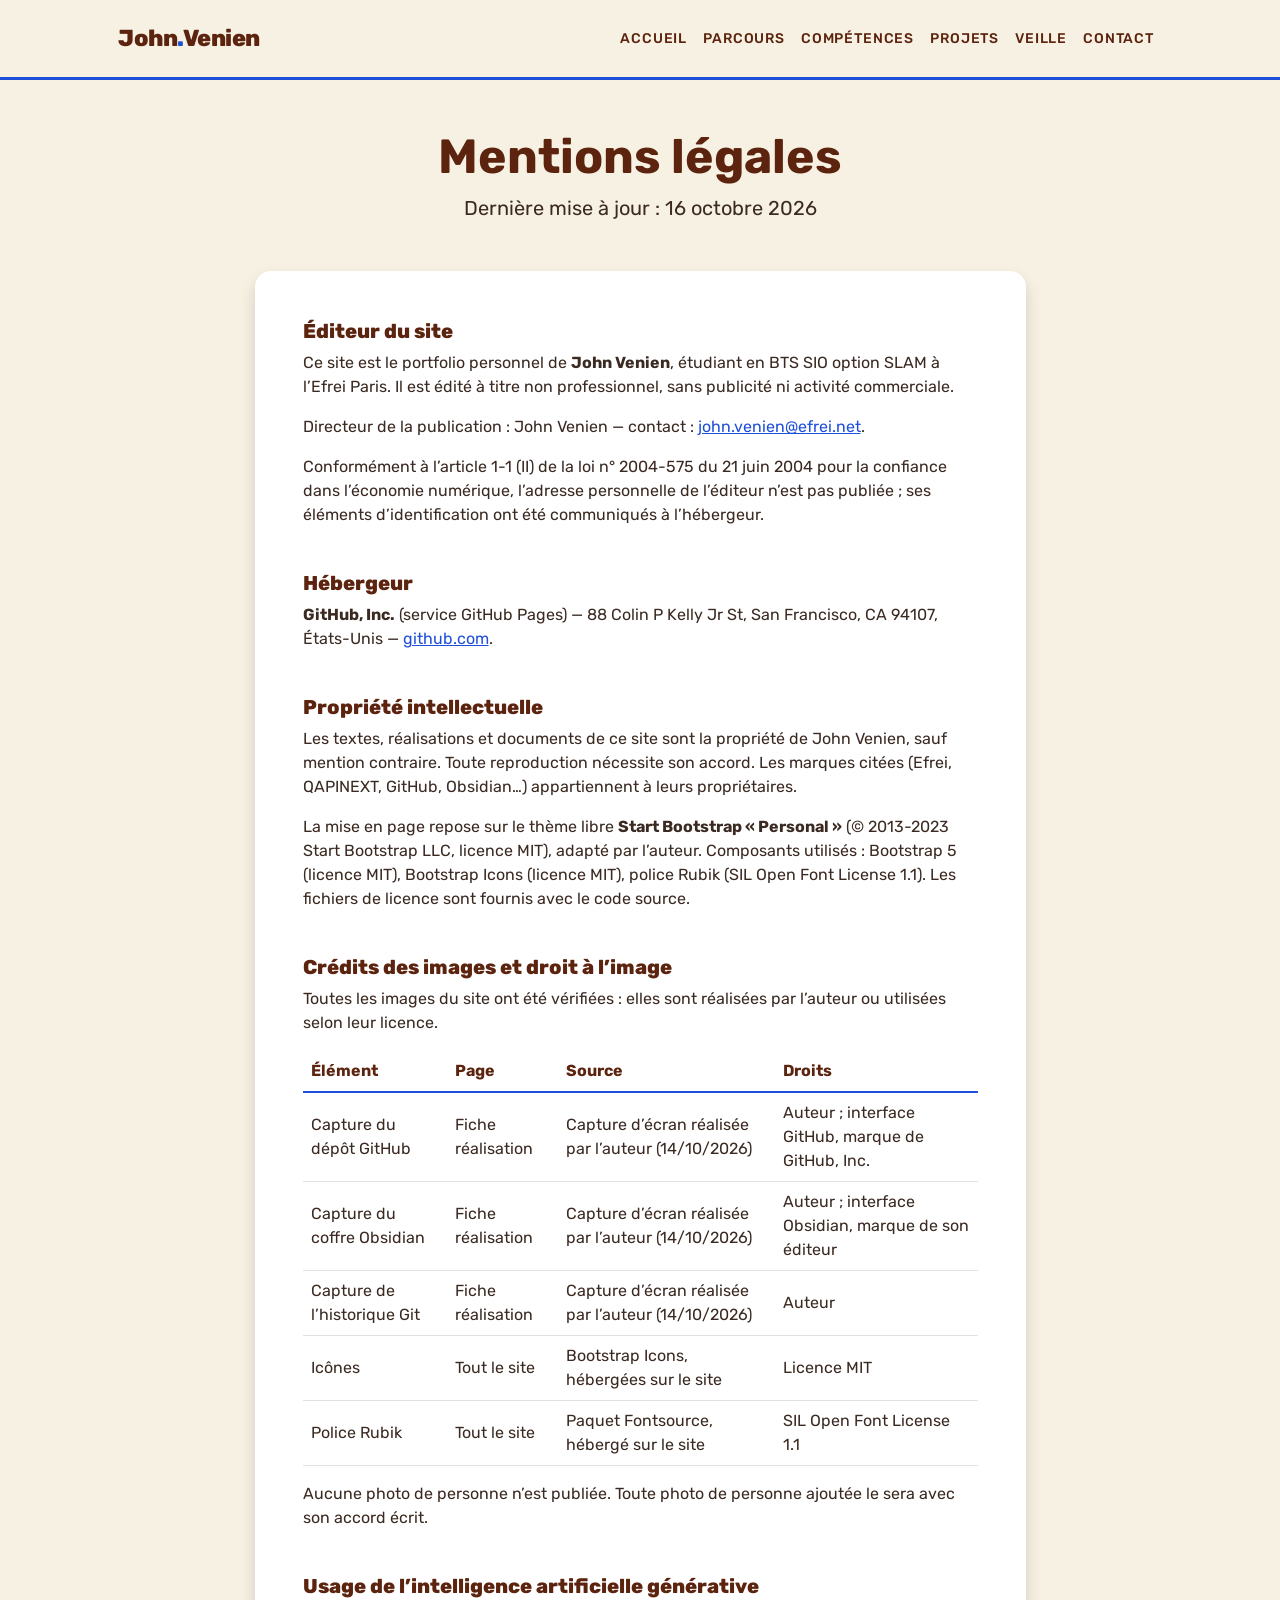
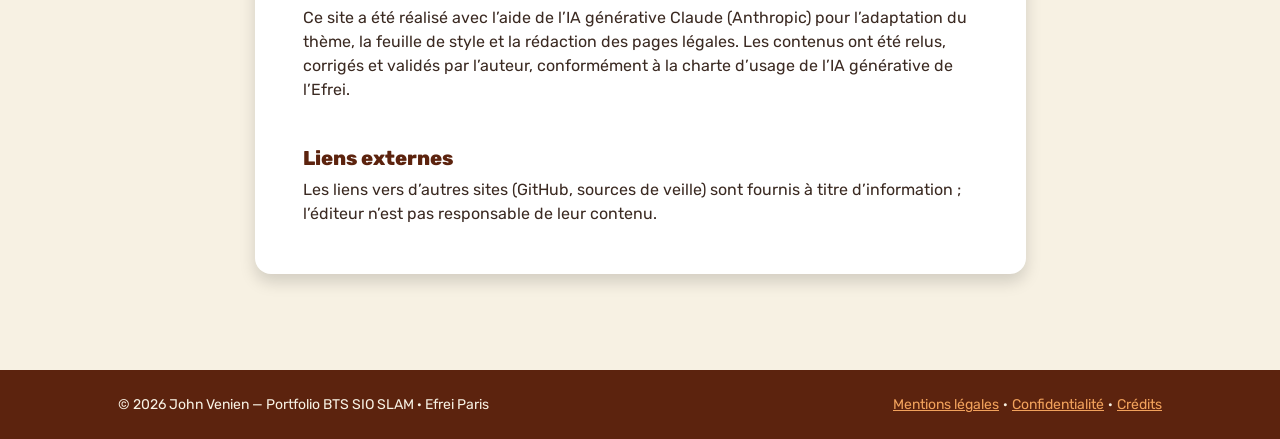
<file: mentions-legales.html>
<!DOCTYPE html>
<html lang="fr">
<head>
    <meta charset="utf-8">
    <meta name="viewport" content="width=device-width, initial-scale=1, shrink-to-fit=no">
    <title>Mentions légales — John Venien, portfolio BTS SIO SLAM</title>
    <meta name="description" content="Mentions légales et crédits du portfolio de John Venien.">
    <meta name="author" content="John Venien">
    <!-- Thème Start Bootstrap « Personal » (MIT, inclut Bootstrap 5) -->
    <link rel="stylesheet" href="css/theme-personal.css">
    <!-- Icônes Bootstrap, hébergées sur le site -->
    <link rel="stylesheet" href="vendor/bootstrap-icons/bootstrap-icons.min.css">
    <!-- Ma feuille de style : charte graphique (couleurs, police Rubik, adaptations) -->
    <link rel="stylesheet" href="css/style.css">
</head>
<body class="d-flex flex-column h-100">
    <header>
        <nav class="navbar navbar-expand-lg navbar-light py-3" aria-label="Menu principal">
            <div class="container px-5">
                <a class="navbar-brand" href="index.html">John<span class="point">.</span>Venien</a>
                <button class="navbar-toggler" type="button" data-bs-toggle="collapse" data-bs-target="#menu" aria-controls="menu" aria-expanded="false" aria-label="Ouvrir le menu"><span class="navbar-toggler-icon"></span></button>
                <div class="collapse navbar-collapse" id="menu">
                    <ul class="navbar-nav ms-auto mb-2 mb-lg-0 small">
                <li class="nav-item"><a class="nav-link" href="index.html">Accueil</a></li>
                <li class="nav-item"><a class="nav-link" href="parcours.html">Parcours</a></li>
                <li class="nav-item"><a class="nav-link" href="competences.html">Compétences</a></li>
                <li class="nav-item"><a class="nav-link" href="projets.html">Projets</a></li>
                <li class="nav-item"><a class="nav-link" href="veille.html">Veille</a></li>
                <li class="nav-item"><a class="nav-link" href="contact.html">Contact</a></li>
                    </ul>
                </div>
            </div>
        </nav>
    </header>
    <main class="flex-shrink-0">
        <div class="container px-5 my-5">
            <div class="text-center mb-5">
                <h1 class="display-5 fw-bolder mb-0"><span class="text-gradient d-inline">Mentions légales</span></h1>
                <p class="lead mt-2 mb-0">Dernière mise à jour : 16 octobre 2026</p>
            </div>
            <div class="row gx-5 justify-content-center">
                <div class="col-lg-11 col-xl-9 col-xxl-8">
                    <div class="card shadow border-0 rounded-4 p-5 mb-5 texte-legal">
                        <h2>Éditeur du site</h2>
                        <p>Ce site est le portfolio personnel de <strong>John Venien</strong>, étudiant en BTS SIO option SLAM à l’Efrei Paris. Il est édité à titre non professionnel, sans publicité ni activité commerciale.</p>
                        <p>Directeur de la publication : John Venien — contact : <a href="mailto:john.venien@efrei.net">john.venien@efrei.net</a>.</p>
                        <p>Conformément à l’article 1-1 (II) de la loi n° 2004-575 du 21 juin 2004 pour la confiance dans l’économie numérique, l’adresse personnelle de l’éditeur n’est pas publiée ; ses éléments d’identification ont été communiqués à l’hébergeur.</p>
                        <h2>Hébergeur</h2>
                        <p><strong>GitHub, Inc.</strong> (service GitHub Pages) — 88 Colin P Kelly Jr St, San Francisco, CA 94107, États-Unis — <a href="https://github.com">github.com</a>.</p>
                        <h2>Propriété intellectuelle</h2>
                        <p>Les textes, réalisations et documents de ce site sont la propriété de John Venien, sauf mention contraire. Toute reproduction nécessite son accord. Les marques citées (Efrei, QAPINEXT, GitHub, Obsidian…) appartiennent à leurs propriétaires.</p>
                        <p>La mise en page repose sur le thème libre <strong>Start Bootstrap « Personal »</strong> (© 2013-2023 Start Bootstrap LLC, licence MIT), adapté par l’auteur. Composants utilisés : Bootstrap 5 (licence MIT), Bootstrap Icons (licence MIT), police Rubik (SIL Open Font License 1.1). Les fichiers de licence sont fournis avec le code source.</p>
                        <h2 id="credits">Crédits des images et droit à l’image</h2>
                        <p>Toutes les images du site ont été vérifiées : elles sont réalisées par l’auteur ou utilisées selon leur licence.</p>
                        <div class="table-responsive">
                            <table class="table align-middle">
                                <thead><tr><th scope="col">Élément</th><th scope="col">Page</th><th scope="col">Source</th><th scope="col">Droits</th></tr></thead>
                                <tbody>
                                    <tr><td>Capture du dépôt GitHub</td><td>Fiche réalisation</td><td>Capture d’écran réalisée par l’auteur (14/10/2026)</td><td>Auteur ; interface GitHub, marque de GitHub, Inc.</td></tr>
                                    <tr><td>Capture du coffre Obsidian</td><td>Fiche réalisation</td><td>Capture d’écran réalisée par l’auteur (14/10/2026)</td><td>Auteur ; interface Obsidian, marque de son éditeur</td></tr>
                                    <tr><td>Capture de l’historique Git</td><td>Fiche réalisation</td><td>Capture d’écran réalisée par l’auteur (14/10/2026)</td><td>Auteur</td></tr>
                                    <tr><td>Icônes</td><td>Tout le site</td><td>Bootstrap Icons, hébergées sur le site</td><td>Licence MIT</td></tr>
                                    <tr><td>Police Rubik</td><td>Tout le site</td><td>Paquet Fontsource, hébergé sur le site</td><td>SIL Open Font License 1.1</td></tr>
                                </tbody>
                            </table>
                        </div>
                        <p>Aucune photo de personne n’est publiée. Toute photo de personne ajoutée le sera avec son accord écrit.</p>
                        <h2>Usage de l’intelligence artificielle générative</h2>
                        <p>Ce site a été réalisé avec l’aide de l’IA générative Claude (Anthropic) pour l’adaptation du thème, la feuille de style et la rédaction des pages légales. Les contenus ont été relus, corrigés et validés par l’auteur, conformément à la charte d’usage de l’IA générative de l’Efrei.</p>
                        <h2>Liens externes</h2>
                        <p class="mb-0">Les liens vers d’autres sites (GitHub, sources de veille) sont fournis à titre d’information ; l’éditeur n’est pas responsable de leur contenu.</p>
                    </div>
                </div>
            </div>
        </div>
    </main>
    <footer class="pied py-4 mt-auto">
        <div class="container px-5">
            <div class="row align-items-center justify-content-between flex-column flex-sm-row">
                <div class="col-auto"><p class="small m-0">© 2026 John Venien — Portfolio BTS SIO SLAM · Efrei Paris</p></div>
                <div class="col-auto">
                    <nav aria-label="Liens légaux" class="small">
                        <a href="mentions-legales.html">Mentions légales</a><span class="mx-1">·</span><a href="confidentialite.html">Confidentialité</a><span class="mx-1">·</span><a href="mentions-legales.html#credits">Crédits</a>
                    </nav>
                </div>
            </div>
        </div>
    </footer>
    <!-- JavaScript de Bootstrap (menu repliable sur téléphone), hébergé sur le site -->
    <script src="vendor/bootstrap.bundle.min.js"></script>
</body>
</html>
</file>
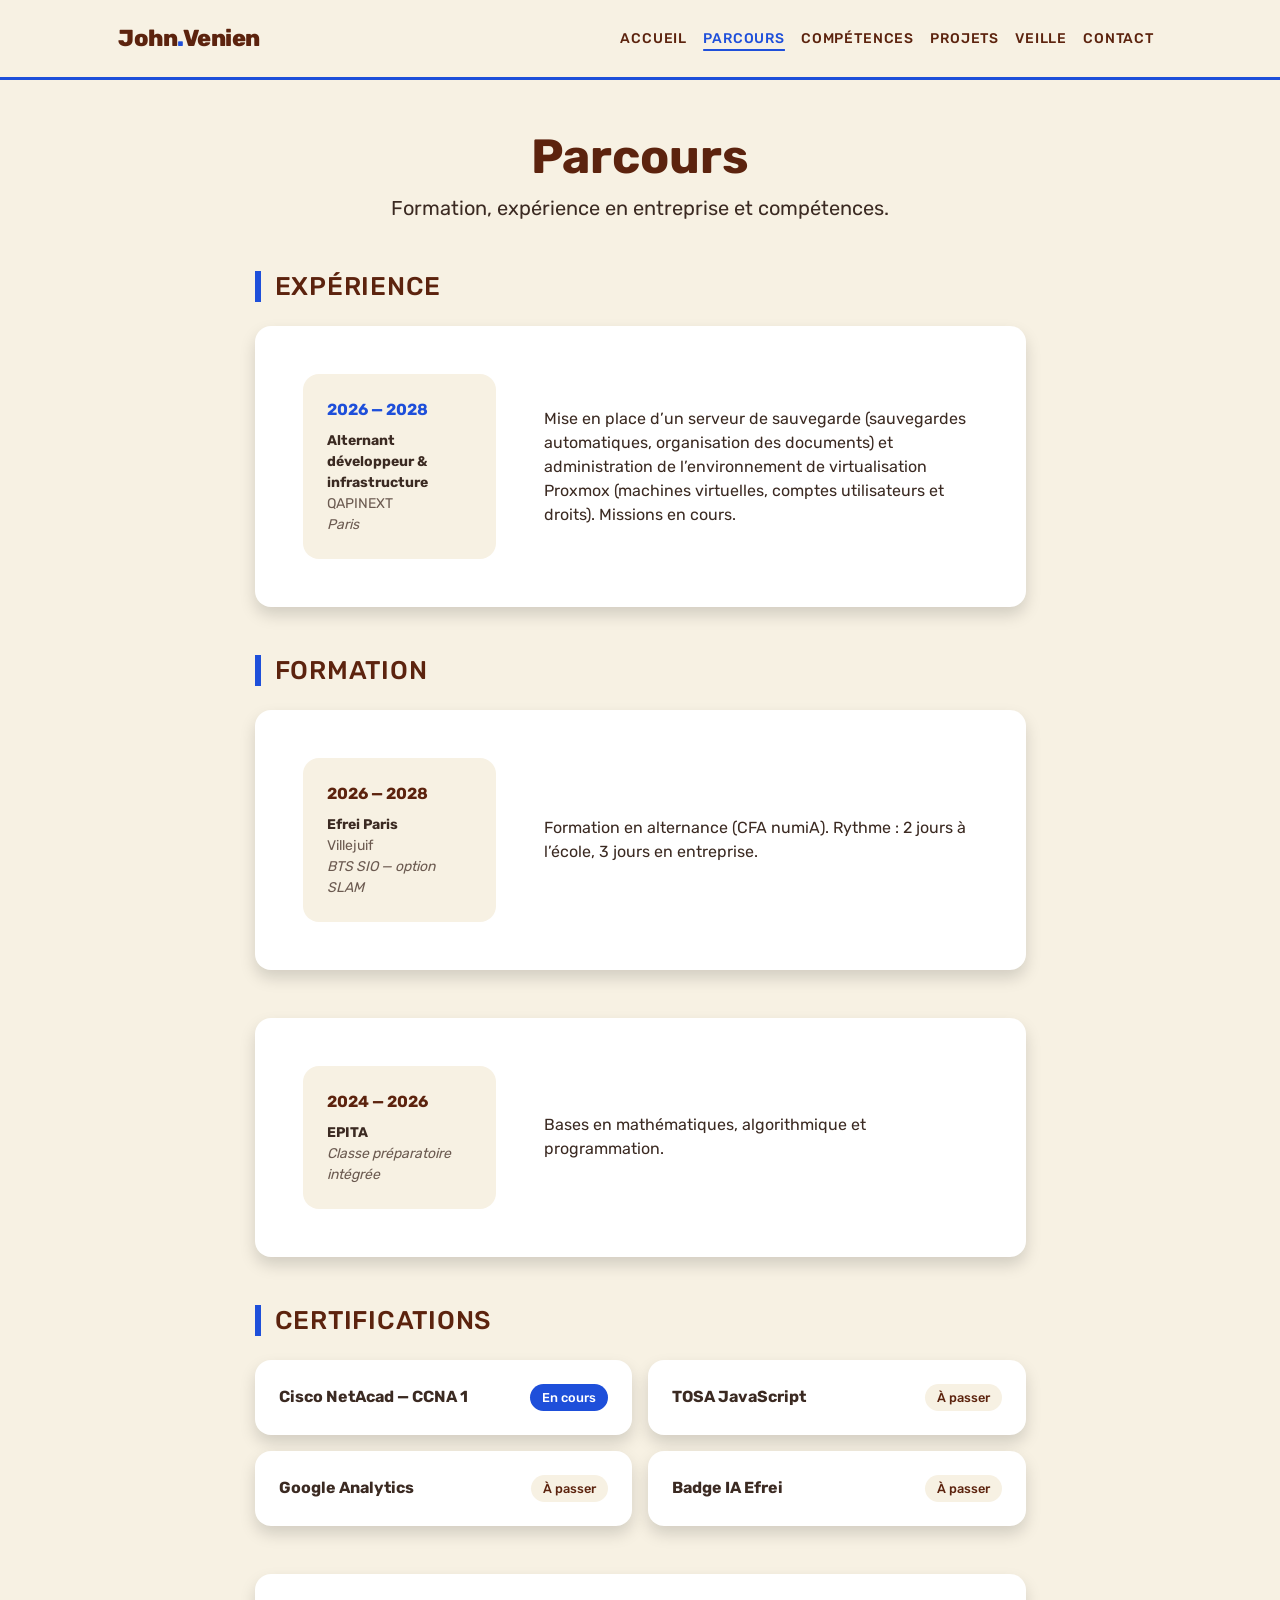
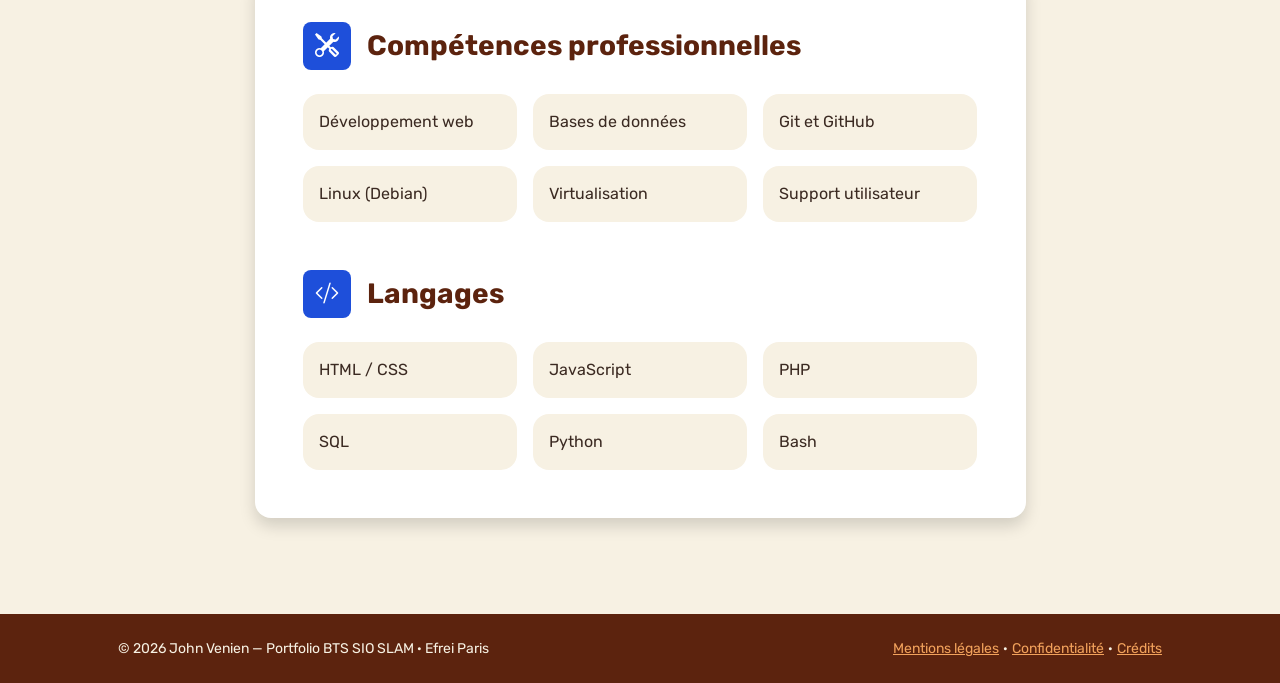
<file: parcours.html>
<!DOCTYPE html>
<html lang="fr">
<head>
    <meta charset="utf-8">
    <meta name="viewport" content="width=device-width, initial-scale=1, shrink-to-fit=no">
    <title>Parcours — John Venien, portfolio BTS SIO SLAM</title>
    <meta name="description" content="Parcours de John Venien : BTS SIO SLAM à l'Efrei Paris, alternance chez QAPINEXT, classe préparatoire EPITA et certifications.">
    <meta name="author" content="John Venien">
    <!-- Thème Start Bootstrap « Personal » (MIT, inclut Bootstrap 5) -->
    <link rel="stylesheet" href="css/theme-personal.css">
    <!-- Icônes Bootstrap, hébergées sur le site -->
    <link rel="stylesheet" href="vendor/bootstrap-icons/bootstrap-icons.min.css">
    <!-- Ma feuille de style : charte graphique (couleurs, police Rubik, adaptations) -->
    <link rel="stylesheet" href="css/style.css">
</head>
<body class="d-flex flex-column h-100">
    <header>
        <nav class="navbar navbar-expand-lg navbar-light py-3" aria-label="Menu principal">
            <div class="container px-5">
                <a class="navbar-brand" href="index.html">John<span class="point">.</span>Venien</a>
                <button class="navbar-toggler" type="button" data-bs-toggle="collapse" data-bs-target="#menu" aria-controls="menu" aria-expanded="false" aria-label="Ouvrir le menu"><span class="navbar-toggler-icon"></span></button>
                <div class="collapse navbar-collapse" id="menu">
                    <ul class="navbar-nav ms-auto mb-2 mb-lg-0 small">
                <li class="nav-item"><a class="nav-link" href="index.html">Accueil</a></li>
                <li class="nav-item"><a class="nav-link" href="parcours.html" aria-current="page">Parcours</a></li>
                <li class="nav-item"><a class="nav-link" href="competences.html">Compétences</a></li>
                <li class="nav-item"><a class="nav-link" href="projets.html">Projets</a></li>
                <li class="nav-item"><a class="nav-link" href="veille.html">Veille</a></li>
                <li class="nav-item"><a class="nav-link" href="contact.html">Contact</a></li>
                    </ul>
                </div>
            </div>
        </nav>
    </header>
    <main class="flex-shrink-0">
        <div class="container px-5 my-5">
            <div class="text-center mb-5">
                <h1 class="display-5 fw-bolder mb-0"><span class="text-gradient d-inline">Parcours</span></h1>
                <p class="lead mt-2 mb-0">Formation, expérience en entreprise et compétences.</p>
            </div>
            <div class="row gx-5 justify-content-center">
                <div class="col-lg-11 col-xl-9 col-xxl-8">
                    <section aria-labelledby="t-exp">
                    <h2 class="titre-barre fw-bolder mb-4"><span id="t-exp">Expérience</span></h2>
                    <div class="card shadow border-0 rounded-4 mb-5">
                        <div class="card-body p-5">
                            <div class="row align-items-center gx-5">
                                <div class="col text-center text-lg-start mb-4 mb-lg-0">
                                    <div class="bg-light p-4 rounded-4">
                                        <p class="text-primary fw-bolder mb-2">2026 — 2028</p>
                                        <p class="small fw-bolder mb-0">Alternant développeur &amp; infrastructure</p>
                                        <p class="small text-muted mb-0">QAPINEXT</p>
                                        <p class="small text-muted fst-italic mb-0">Paris</p>
                                    </div>
                                </div>
                                <div class="col-lg-8"><p class="mb-0">Mise en place d’un serveur de sauvegarde (sauvegardes automatiques, organisation des documents) et administration de l’environnement de virtualisation Proxmox (machines virtuelles, comptes utilisateurs et droits). Missions en cours.</p></div>
                            </div>
                        </div>
                    </div>
                    </section>
                    <section aria-labelledby="t-form">
                    <h2 class="titre-barre fw-bolder mb-4"><span id="t-form">Formation</span></h2>
                    <div class="card shadow border-0 rounded-4 mb-5">
                        <div class="card-body p-5">
                            <div class="row align-items-center gx-5">
                                <div class="col text-center text-lg-start mb-4 mb-lg-0">
                                    <div class="bg-light p-4 rounded-4">
                                        <p class="text-secondary fw-bolder mb-2">2026 — 2028</p>
                                        <p class="small fw-bolder mb-0">Efrei Paris</p>
                                        <p class="small text-muted mb-0">Villejuif</p>
                                        <p class="small text-muted fst-italic mb-0">BTS SIO — option SLAM</p>
                                    </div>
                                </div>
                                <div class="col-lg-8"><p class="mb-0">Formation en alternance (CFA numiA). Rythme : 2 jours à l’école, 3 jours en entreprise.</p></div>
                            </div>
                        </div>
                    </div>
                    <div class="card shadow border-0 rounded-4 mb-5">
                        <div class="card-body p-5">
                            <div class="row align-items-center gx-5">
                                <div class="col text-center text-lg-start mb-4 mb-lg-0">
                                    <div class="bg-light p-4 rounded-4">
                                        <p class="text-secondary fw-bolder mb-2">2024 — 2026</p>
                                        <p class="small fw-bolder mb-0">EPITA</p>
                                        
                                        <p class="small text-muted fst-italic mb-0">Classe préparatoire intégrée</p>
                                    </div>
                                </div>
                                <div class="col-lg-8"><p class="mb-0">Bases en mathématiques, algorithmique et programmation.</p></div>
                            </div>
                        </div>
                    </div>
                    </section>
                    <section aria-labelledby="t-cert">
                    <h2 class="titre-barre fw-bolder mb-4"><span id="t-cert">Certifications</span></h2>
                        <ul class="grille-certifs">
                            <li class="card shadow border-0 rounded-4 p-4"><span class="fw-bolder">Cisco NetAcad — CCNA 1</span><span class="etat en-cours">En cours</span></li>
                            <li class="card shadow border-0 rounded-4 p-4"><span class="fw-bolder">TOSA JavaScript</span><span class="etat">À passer</span></li>
                            <li class="card shadow border-0 rounded-4 p-4"><span class="fw-bolder">Google Analytics</span><span class="etat">À passer</span></li>
                            <li class="card shadow border-0 rounded-4 p-4"><span class="fw-bolder">Badge IA Efrei</span><span class="etat">À passer</span></li>
                        </ul>
                    </section>
                    <section class="mt-5" aria-labelledby="t-comp">
                        <div class="card shadow border-0 rounded-4 mb-5">
                            <div class="card-body p-5">
                                <div class="d-flex align-items-center mb-4">
                                    <div class="feature bg-primary bg-gradient-primary-to-secondary text-white rounded-3 me-3"><i class="bi bi-tools" aria-hidden="true"></i></div>
                                    <h2 class="h3 fw-bolder mb-0" id="t-comp"><span class="text-gradient d-inline">Compétences professionnelles</span></h2>
                                </div>
                                <ul class="grille-items mb-5">
                                    <li>Développement web</li><li>Bases de données</li><li>Git et GitHub</li><li>Linux (Debian)</li><li>Virtualisation</li><li>Support utilisateur</li>
                                </ul>
                                <div class="d-flex align-items-center mb-4">
                                    <div class="feature bg-primary bg-gradient-primary-to-secondary text-white rounded-3 me-3"><i class="bi bi-code-slash" aria-hidden="true"></i></div>
                                    <h2 class="h3 fw-bolder mb-0"><span class="text-gradient d-inline">Langages</span></h2>
                                </div>
                                <ul class="grille-items mb-0">
                                    <li>HTML / CSS</li><li>JavaScript</li><li>PHP</li><li>SQL</li><li>Python</li><li>Bash</li>
                                </ul>
                            </div>
                        </div>
                    </section>
                </div>
            </div>
        </div>
    </main>
    <footer class="pied py-4 mt-auto">
        <div class="container px-5">
            <div class="row align-items-center justify-content-between flex-column flex-sm-row">
                <div class="col-auto"><p class="small m-0">© 2026 John Venien — Portfolio BTS SIO SLAM · Efrei Paris</p></div>
                <div class="col-auto">
                    <nav aria-label="Liens légaux" class="small">
                        <a href="mentions-legales.html">Mentions légales</a><span class="mx-1">·</span><a href="confidentialite.html">Confidentialité</a><span class="mx-1">·</span><a href="mentions-legales.html#credits">Crédits</a>
                    </nav>
                </div>
            </div>
        </div>
    </footer>
    <!-- JavaScript de Bootstrap (menu repliable sur téléphone), hébergé sur le site -->
    <script src="vendor/bootstrap.bundle.min.js"></script>
</body>
</html>
</file>
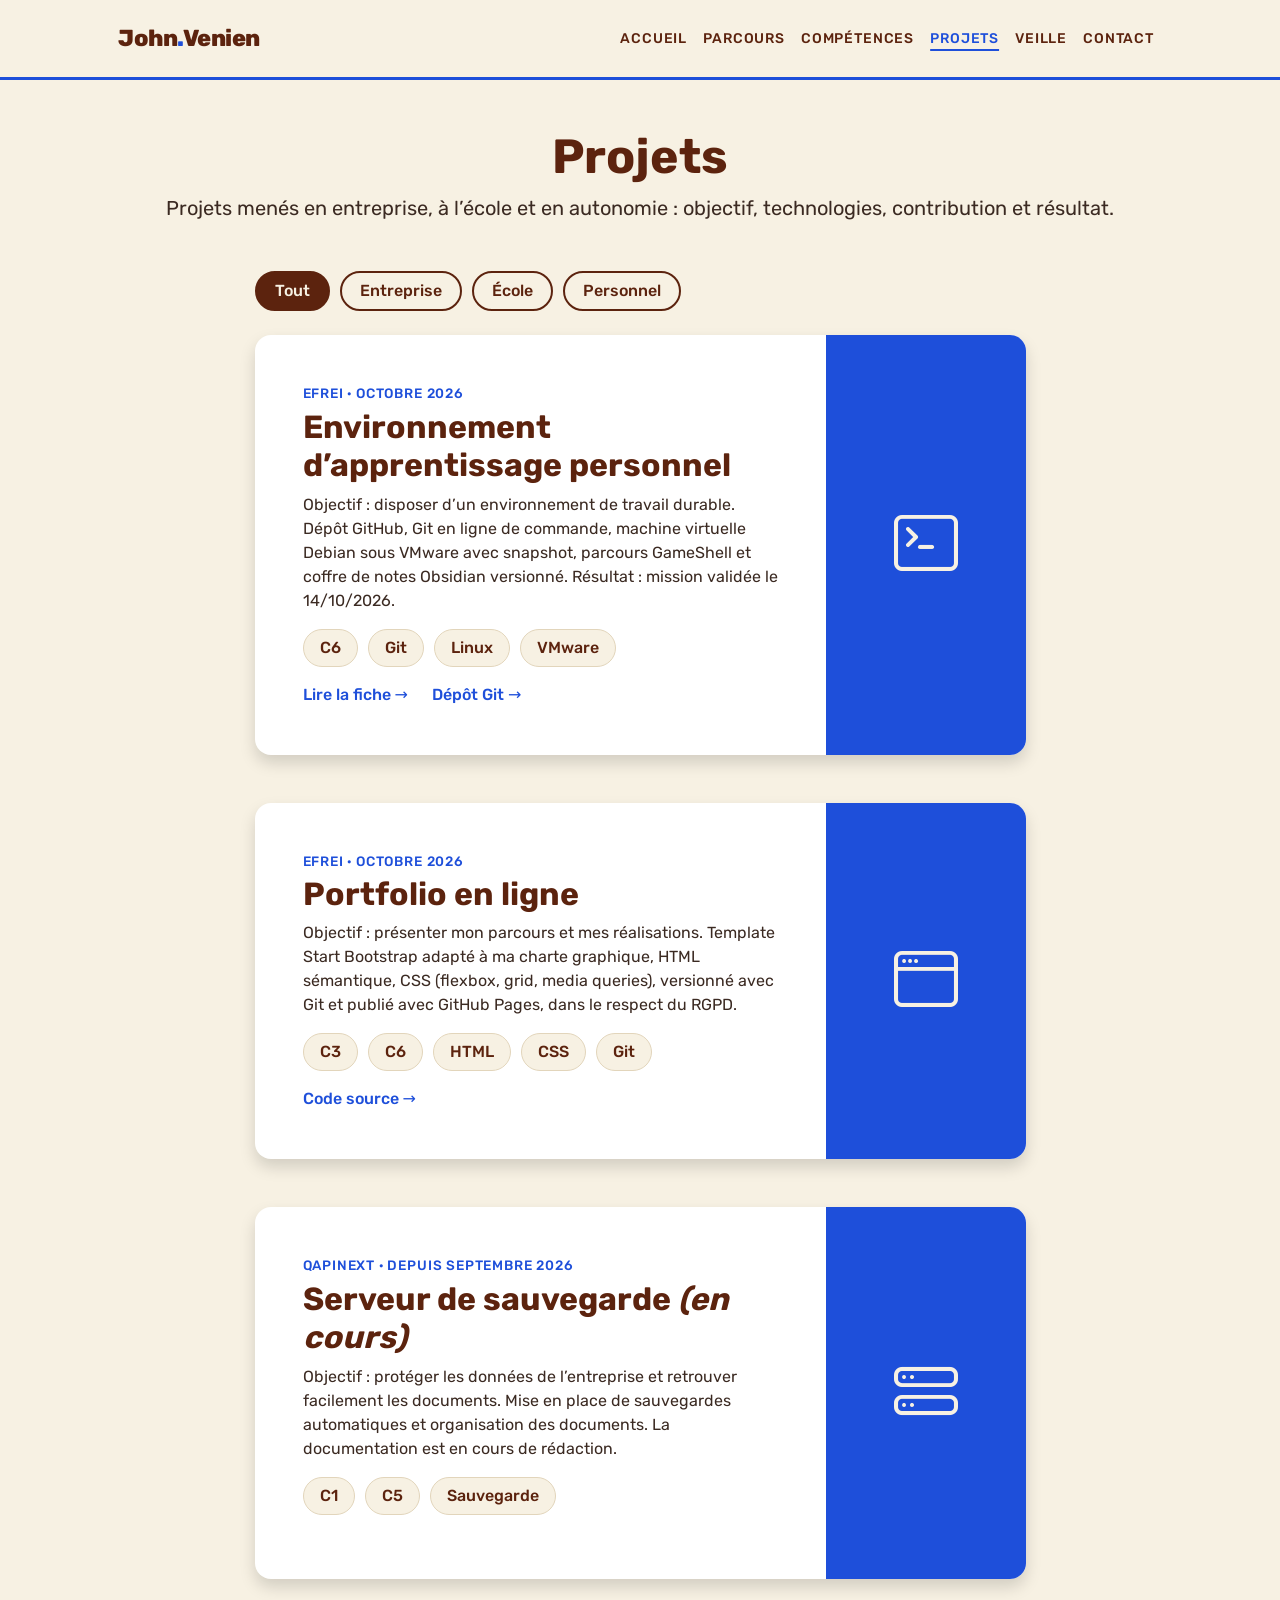
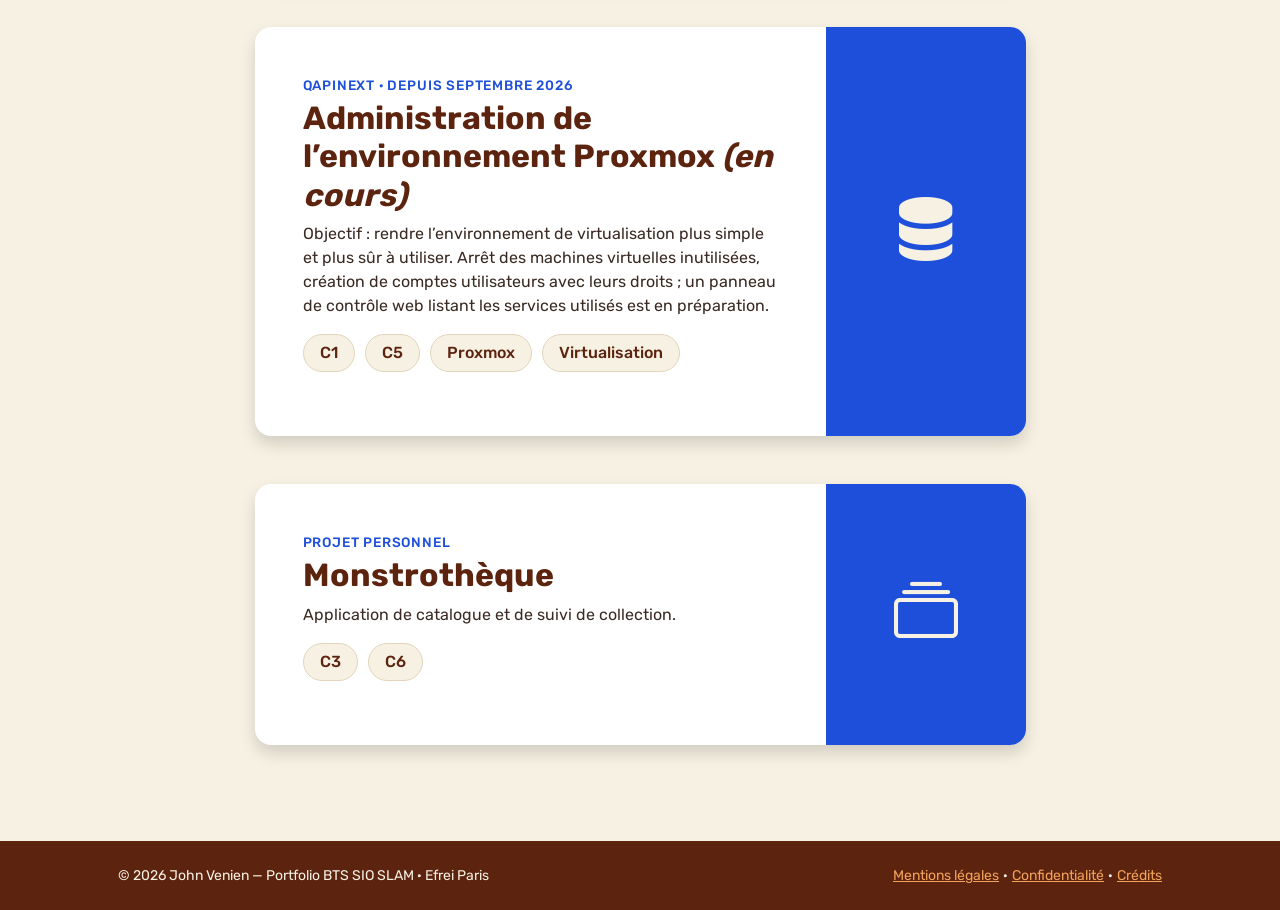
<file: projets.html>
<!DOCTYPE html>
<html lang="fr">
<head>
    <meta charset="utf-8">
    <meta name="viewport" content="width=device-width, initial-scale=1, shrink-to-fit=no">
    <title>Projets — John Venien, portfolio BTS SIO SLAM</title>
    <meta name="description" content="Projets de John Venien : réalisations en entreprise, à l'école et projets personnels, avec contexte, actions et résultats.">
    <meta name="author" content="John Venien">
    <!-- Thème Start Bootstrap « Personal » (MIT, inclut Bootstrap 5) -->
    <link rel="stylesheet" href="css/theme-personal.css">
    <!-- Icônes Bootstrap, hébergées sur le site -->
    <link rel="stylesheet" href="vendor/bootstrap-icons/bootstrap-icons.min.css">
    <!-- Ma feuille de style : charte graphique (couleurs, police Rubik, adaptations) -->
    <link rel="stylesheet" href="css/style.css">
</head>
<body class="d-flex flex-column h-100">
    <header>
        <nav class="navbar navbar-expand-lg navbar-light py-3" aria-label="Menu principal">
            <div class="container px-5">
                <a class="navbar-brand" href="index.html">John<span class="point">.</span>Venien</a>
                <button class="navbar-toggler" type="button" data-bs-toggle="collapse" data-bs-target="#menu" aria-controls="menu" aria-expanded="false" aria-label="Ouvrir le menu"><span class="navbar-toggler-icon"></span></button>
                <div class="collapse navbar-collapse" id="menu">
                    <ul class="navbar-nav ms-auto mb-2 mb-lg-0 small">
                <li class="nav-item"><a class="nav-link" href="index.html">Accueil</a></li>
                <li class="nav-item"><a class="nav-link" href="parcours.html">Parcours</a></li>
                <li class="nav-item"><a class="nav-link" href="competences.html">Compétences</a></li>
                <li class="nav-item"><a class="nav-link" href="projets.html" aria-current="page">Projets</a></li>
                <li class="nav-item"><a class="nav-link" href="veille.html">Veille</a></li>
                <li class="nav-item"><a class="nav-link" href="contact.html">Contact</a></li>
                    </ul>
                </div>
            </div>
        </nav>
    </header>
    <main class="flex-shrink-0">
        <div class="container px-5 my-5">
            <div class="text-center mb-5">
                <h1 class="display-5 fw-bolder mb-0"><span class="text-gradient d-inline">Projets</span></h1>
                <p class="lead mt-2 mb-0">Projets menés en entreprise, à l’école et en autonomie : objectif, technologies, contribution et résultat.</p>
            </div>
            <div class="row gx-5 justify-content-center">
                <div class="col-lg-11 col-xl-9 col-xxl-8">
                    <div class="filtres mb-4" role="group" aria-label="Filtrer les projets">
                        <button type="button" data-f="all" aria-pressed="true">Tout</button>
                        <button type="button" data-f="entreprise" aria-pressed="false">Entreprise</button>
                        <button type="button" data-f="ecole" aria-pressed="false">École</button>
                        <button type="button" data-f="perso" aria-pressed="false">Personnel</button>
                    </div>
                    <div id="liste">
                    <article class="card overflow-hidden shadow rounded-4 border-0 mb-5 carte-projet" id="environnement" data-cat="ecole">
                        <div class="card-body p-0">
                            <div class="d-flex align-items-stretch projet-ligne">
                                <div class="p-5 flex-grow-1">
                                    <p class="meta mb-1">Efrei · octobre 2026</p>
                                    <h2 class="fw-bolder">Environnement d’apprentissage personnel</h2>
                                    <p>Objectif : disposer d’un environnement de travail durable. Dépôt GitHub, Git en ligne de commande, machine virtuelle Debian sous VMware avec snapshot, parcours GameShell et coffre de notes Obsidian versionné. Résultat : mission validée le 14/10/2026.</p>
                                    <ul class="chips chips-gauche mb-3"><li>C6</li><li>Git</li><li>Linux</li><li>VMware</li></ul>
                                    <p class="mb-0 liens"><a class="lien-fleche" href="realisation-environnement.html">Lire la fiche</a> <a class="lien-fleche" href="https://github.com/QAPINEXT-John/john-venien">Dépôt Git</a></p>
                                </div>
                                <div class="vignette" aria-hidden="true"><i class="bi bi-terminal"></i></div>
                            </div>
                        </div>
                    </article>
                    <article class="card overflow-hidden shadow rounded-4 border-0 mb-5 carte-projet" id="portfolio" data-cat="ecole">
                        <div class="card-body p-0">
                            <div class="d-flex align-items-stretch projet-ligne">
                                <div class="p-5 flex-grow-1">
                                    <p class="meta mb-1">Efrei · octobre 2026</p>
                                    <h2 class="fw-bolder">Portfolio en ligne</h2>
                                    <p>Objectif : présenter mon parcours et mes réalisations. Template Start Bootstrap adapté à ma charte graphique, HTML sémantique, CSS (flexbox, grid, media queries), versionné avec Git et publié avec GitHub Pages, dans le respect du RGPD.</p>
                                    <ul class="chips chips-gauche mb-3"><li>C3</li><li>C6</li><li>HTML</li><li>CSS</li><li>Git</li></ul>
                                    <p class="mb-0 liens"><a class="lien-fleche" href="https://github.com/QAPINEXT-John/portfolio">Code source</a></p>
                                </div>
                                <div class="vignette" aria-hidden="true"><i class="bi bi-window"></i></div>
                            </div>
                        </div>
                    </article>
                    <article class="card overflow-hidden shadow rounded-4 border-0 mb-5 carte-projet" id="sauvegarde" data-cat="entreprise">
                        <div class="card-body p-0">
                            <div class="d-flex align-items-stretch projet-ligne">
                                <div class="p-5 flex-grow-1">
                                    <p class="meta mb-1">QAPINEXT · depuis septembre 2026</p>
                                    <h2 class="fw-bolder">Serveur de sauvegarde <em>(en cours)</em></h2>
                                    <p>Objectif : protéger les données de l’entreprise et retrouver facilement les documents. Mise en place de sauvegardes automatiques et organisation des documents. La documentation est en cours de rédaction.</p>
                                    <ul class="chips chips-gauche mb-3"><li>C1</li><li>C5</li><li>Sauvegarde</li></ul>
                                    
                                </div>
                                <div class="vignette" aria-hidden="true"><i class="bi bi-hdd-stack"></i></div>
                            </div>
                        </div>
                    </article>
                    <article class="card overflow-hidden shadow rounded-4 border-0 mb-5 carte-projet" id="proxmox" data-cat="entreprise">
                        <div class="card-body p-0">
                            <div class="d-flex align-items-stretch projet-ligne">
                                <div class="p-5 flex-grow-1">
                                    <p class="meta mb-1">QAPINEXT · depuis septembre 2026</p>
                                    <h2 class="fw-bolder">Administration de l’environnement Proxmox <em>(en cours)</em></h2>
                                    <p>Objectif : rendre l’environnement de virtualisation plus simple et plus sûr à utiliser. Arrêt des machines virtuelles inutilisées, création de comptes utilisateurs avec leurs droits ; un panneau de contrôle web listant les services utilisés est en préparation.</p>
                                    <ul class="chips chips-gauche mb-3"><li>C1</li><li>C5</li><li>Proxmox</li><li>Virtualisation</li></ul>
                                    
                                </div>
                                <div class="vignette" aria-hidden="true"><i class="bi bi-server"></i></div>
                            </div>
                        </div>
                    </article>
                    <article class="card overflow-hidden shadow rounded-4 border-0 mb-5 carte-projet" id="monstrotheque" data-cat="perso">
                        <div class="card-body p-0">
                            <div class="d-flex align-items-stretch projet-ligne">
                                <div class="p-5 flex-grow-1">
                                    <p class="meta mb-1">Projet personnel</p>
                                    <h2 class="fw-bolder">Monstrothèque</h2>
                                    <p>Application de catalogue et de suivi de collection.</p>
                                    <ul class="chips chips-gauche mb-3"><li>C3</li><li>C6</li></ul>
                                    
                                </div>
                                <div class="vignette" aria-hidden="true"><i class="bi bi-collection"></i></div>
                            </div>
                        </div>
                    </article>
                    </div>
                </div>
            </div>
        </div>
    </main>
    <footer class="pied py-4 mt-auto">
        <div class="container px-5">
            <div class="row align-items-center justify-content-between flex-column flex-sm-row">
                <div class="col-auto"><p class="small m-0">© 2026 John Venien — Portfolio BTS SIO SLAM · Efrei Paris</p></div>
                <div class="col-auto">
                    <nav aria-label="Liens légaux" class="small">
                        <a href="mentions-legales.html">Mentions légales</a><span class="mx-1">·</span><a href="confidentialite.html">Confidentialité</a><span class="mx-1">·</span><a href="mentions-legales.html#credits">Crédits</a>
                    </nav>
                </div>
            </div>
        </div>
    </footer>
    <!-- JavaScript de Bootstrap (menu repliable sur téléphone), hébergé sur le site -->
    <script src="vendor/bootstrap.bundle.min.js"></script>
    <script>
        // Filtre des projets : n'affiche que la catégorie choisie
        document.querySelectorAll('.filtres button').forEach(btn => {
            btn.addEventListener('click', () => {
                document.querySelectorAll('.filtres button').forEach(b => b.setAttribute('aria-pressed', 'false'));
                btn.setAttribute('aria-pressed', 'true');
                const f = btn.dataset.f;
                document.querySelectorAll('#liste .carte-projet').forEach(c => {
                    c.hidden = !(f === 'all' || c.dataset.cat === f);
                });
            });
        });
    </script>
</body>
</html>
</file>
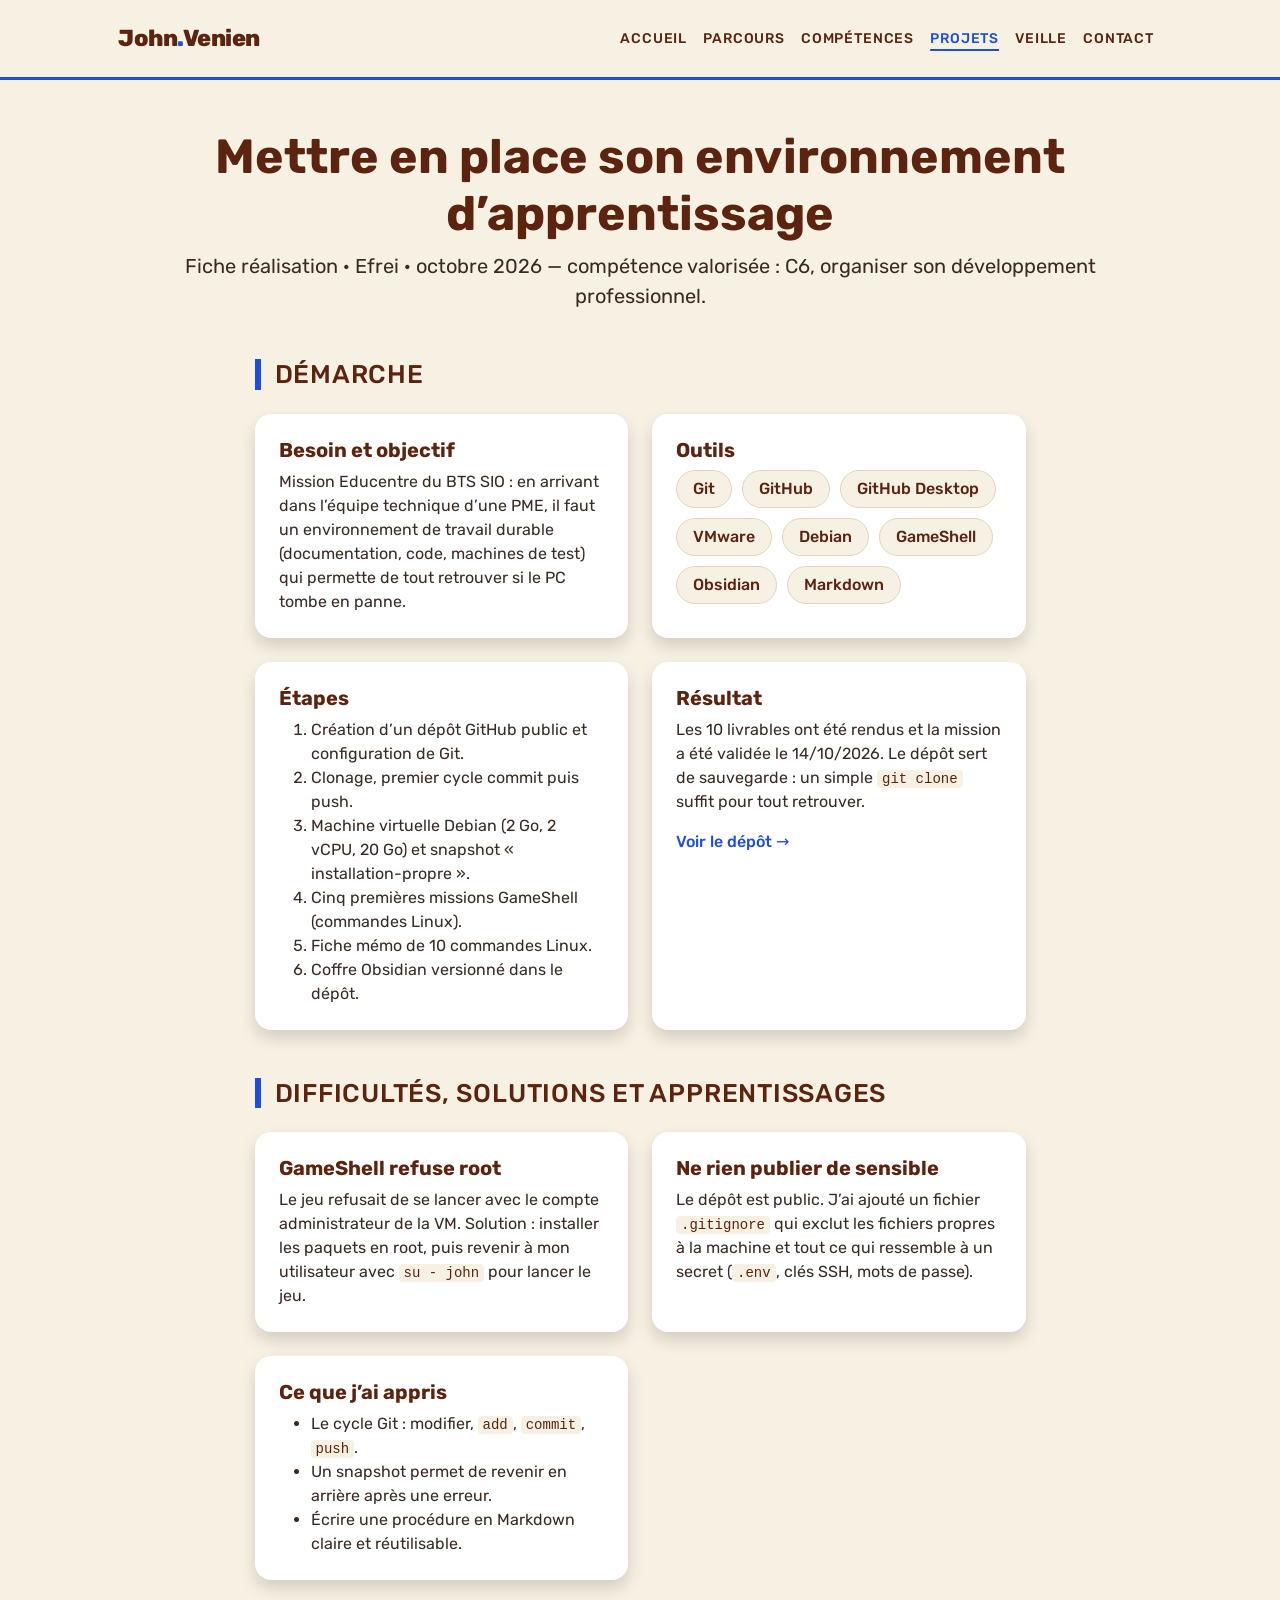
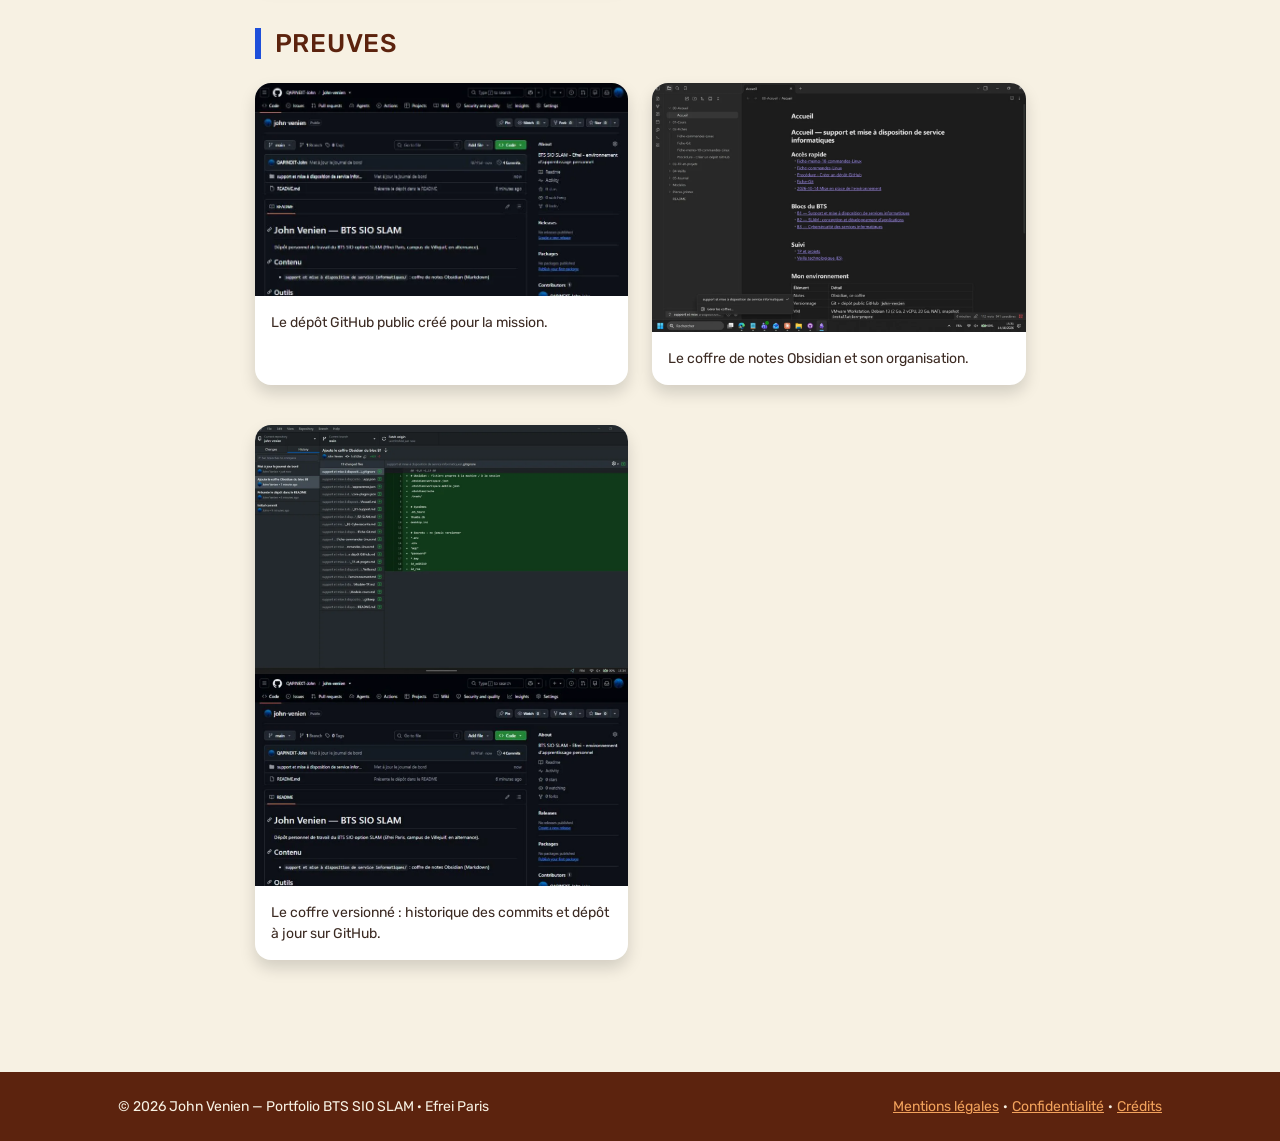
<file: realisation-environnement.html>
<!DOCTYPE html>
<html lang="fr">
<head>
    <meta charset="utf-8">
    <meta name="viewport" content="width=device-width, initial-scale=1, shrink-to-fit=no">
    <title>Fiche réalisation — John Venien, portfolio BTS SIO SLAM</title>
    <meta name="description" content="Fiche de réalisation : mise en place d'un environnement d'apprentissage personnel (Git, GitHub, VM Debian, Obsidian).">
    <meta name="author" content="John Venien">
    <!-- Thème Start Bootstrap « Personal » (MIT, inclut Bootstrap 5) -->
    <link rel="stylesheet" href="css/theme-personal.css">
    <!-- Icônes Bootstrap, hébergées sur le site -->
    <link rel="stylesheet" href="vendor/bootstrap-icons/bootstrap-icons.min.css">
    <!-- Ma feuille de style : charte graphique (couleurs, police Rubik, adaptations) -->
    <link rel="stylesheet" href="css/style.css">
</head>
<body class="d-flex flex-column h-100">
    <header>
        <nav class="navbar navbar-expand-lg navbar-light py-3" aria-label="Menu principal">
            <div class="container px-5">
                <a class="navbar-brand" href="index.html">John<span class="point">.</span>Venien</a>
                <button class="navbar-toggler" type="button" data-bs-toggle="collapse" data-bs-target="#menu" aria-controls="menu" aria-expanded="false" aria-label="Ouvrir le menu"><span class="navbar-toggler-icon"></span></button>
                <div class="collapse navbar-collapse" id="menu">
                    <ul class="navbar-nav ms-auto mb-2 mb-lg-0 small">
                <li class="nav-item"><a class="nav-link" href="index.html">Accueil</a></li>
                <li class="nav-item"><a class="nav-link" href="parcours.html">Parcours</a></li>
                <li class="nav-item"><a class="nav-link" href="competences.html">Compétences</a></li>
                <li class="nav-item"><a class="nav-link" href="projets.html" aria-current="page">Projets</a></li>
                <li class="nav-item"><a class="nav-link" href="veille.html">Veille</a></li>
                <li class="nav-item"><a class="nav-link" href="contact.html">Contact</a></li>
                    </ul>
                </div>
            </div>
        </nav>
    </header>
    <main class="flex-shrink-0">
        <div class="container px-5 my-5">
            <div class="text-center mb-5">
                <h1 class="display-5 fw-bolder mb-0"><span class="text-gradient d-inline">Mettre en place son environnement d’apprentissage</span></h1>
                <p class="lead mt-2 mb-0">Fiche réalisation · Efrei · octobre 2026 — compétence valorisée : C6, organiser son développement professionnel.</p>
            </div>
            <div class="row gx-5 justify-content-center">
                <div class="col-lg-11 col-xl-9 col-xxl-8">
                    <section aria-labelledby="t-demarche">
                    <h2 class="titre-barre fw-bolder mb-4"><span id="t-demarche">Démarche</span></h2>
                        <div class="grille-fiche mb-5">
                        <article class="card shadow border-0 rounded-4 p-4">
                            <h3 class="h5 fw-bolder">Besoin et objectif</h3>
                            <p class="mb-0">Mission Educentre du BTS SIO : en arrivant dans l’équipe technique d’une PME, il faut un environnement de travail durable (documentation, code, machines de test) qui permette de tout retrouver si le PC tombe en panne.</p>
                        </article>
                        <article class="card shadow border-0 rounded-4 p-4">
                            <h3 class="h5 fw-bolder">Outils</h3>
                            <ul class="chips chips-gauche mb-0"><li>Git</li><li>GitHub</li><li>GitHub Desktop</li><li>VMware</li><li>Debian</li><li>GameShell</li><li>Obsidian</li><li>Markdown</li></ul>
                        </article>
                        <article class="card shadow border-0 rounded-4 p-4">
                            <h3 class="h5 fw-bolder">Étapes</h3>
                            <ol class="mb-0">
                                <li>Création d’un dépôt GitHub public et configuration de Git.</li>
                                <li>Clonage, premier cycle commit puis push.</li>
                                <li>Machine virtuelle Debian (2 Go, 2 vCPU, 20 Go) et snapshot « installation-propre ».</li>
                                <li>Cinq premières missions GameShell (commandes Linux).</li>
                                <li>Fiche mémo de 10 commandes Linux.</li>
                                <li>Coffre Obsidian versionné dans le dépôt.</li>
                            </ol>
                        </article>
                        <article class="card shadow border-0 rounded-4 p-4">
                            <h3 class="h5 fw-bolder">Résultat</h3>
                            <p>Les 10 livrables ont été rendus et la mission a été validée le 14/10/2026. Le dépôt sert de sauvegarde : un simple <code>git clone</code> suffit pour tout retrouver.</p>
                            <p class="mb-0"><a class="lien-fleche" href="https://github.com/QAPINEXT-John/john-venien">Voir le dépôt</a></p>
                        </article>
                        </div>
                    </section>
                    <section aria-labelledby="t-diff">
                    <h2 class="titre-barre fw-bolder mb-4"><span id="t-diff">Difficultés, solutions et apprentissages</span></h2>
                        <div class="grille-fiche mb-5">
                        <article class="card shadow border-0 rounded-4 p-4">
                            <h3 class="h5 fw-bolder">GameShell refuse root</h3>
                            <p class="mb-0">Le jeu refusait de se lancer avec le compte administrateur de la VM. Solution : installer les paquets en root, puis revenir à mon utilisateur avec <code>su - john</code> pour lancer le jeu.</p>
                        </article>
                        <article class="card shadow border-0 rounded-4 p-4">
                            <h3 class="h5 fw-bolder">Ne rien publier de sensible</h3>
                            <p class="mb-0">Le dépôt est public. J’ai ajouté un fichier <code>.gitignore</code> qui exclut les fichiers propres à la machine et tout ce qui ressemble à un secret (<code>.env</code>, clés SSH, mots de passe).</p>
                        </article>
                        <article class="card shadow border-0 rounded-4 p-4">
                            <h3 class="h5 fw-bolder">Ce que j’ai appris</h3>
                            <ul class="mb-0">
                                <li>Le cycle Git : modifier, <code>add</code>, <code>commit</code>, <code>push</code>.</li>
                                <li>Un snapshot permet de revenir en arrière après une erreur.</li>
                                <li>Écrire une procédure en Markdown claire et réutilisable.</li>
                            </ul>
                        </article>
                        </div>
                    </section>
                    <section aria-labelledby="t-preuves">
                    <h2 class="titre-barre fw-bolder mb-4"><span id="t-preuves">Preuves</span></h2>
                        <div class="preuves mb-5">
                            <figure class="card shadow border-0 rounded-4 overflow-hidden">
                                <img src="images/depot-github.webp" alt="Page du dépôt GitHub john-venien avec le fichier README" width="800" height="455" loading="lazy">
                                <figcaption class="p-3 small">Le dépôt GitHub public créé pour la mission.</figcaption>
                            </figure>
                            <figure class="card shadow border-0 rounded-4 overflow-hidden">
                                <img src="images/coffre-obsidian.webp" alt="Coffre Obsidian ouvert sur la note d’accueil, avec l’arborescence des dossiers" width="1200" height="800" loading="lazy">
                                <figcaption class="p-3 small">Le coffre de notes Obsidian et son organisation.</figcaption>
                            </figure>
                            <figure class="card shadow border-0 rounded-4 overflow-hidden">
                                <img src="images/coffre-versionne-github.webp" alt="Historique GitHub Desktop et page du dépôt montrant le coffre versionné" width="1200" height="1482" loading="lazy">
                                <figcaption class="p-3 small">Le coffre versionné : historique des commits et dépôt à jour sur GitHub.</figcaption>
                            </figure>
                        </div>
                    </section>
                </div>
            </div>
        </div>
    </main>
    <footer class="pied py-4 mt-auto">
        <div class="container px-5">
            <div class="row align-items-center justify-content-between flex-column flex-sm-row">
                <div class="col-auto"><p class="small m-0">© 2026 John Venien — Portfolio BTS SIO SLAM · Efrei Paris</p></div>
                <div class="col-auto">
                    <nav aria-label="Liens légaux" class="small">
                        <a href="mentions-legales.html">Mentions légales</a><span class="mx-1">·</span><a href="confidentialite.html">Confidentialité</a><span class="mx-1">·</span><a href="mentions-legales.html#credits">Crédits</a>
                    </nav>
                </div>
            </div>
        </div>
    </footer>
    <!-- JavaScript de Bootstrap (menu repliable sur téléphone), hébergé sur le site -->
    <script src="vendor/bootstrap.bundle.min.js"></script>
</body>
</html>
</file>
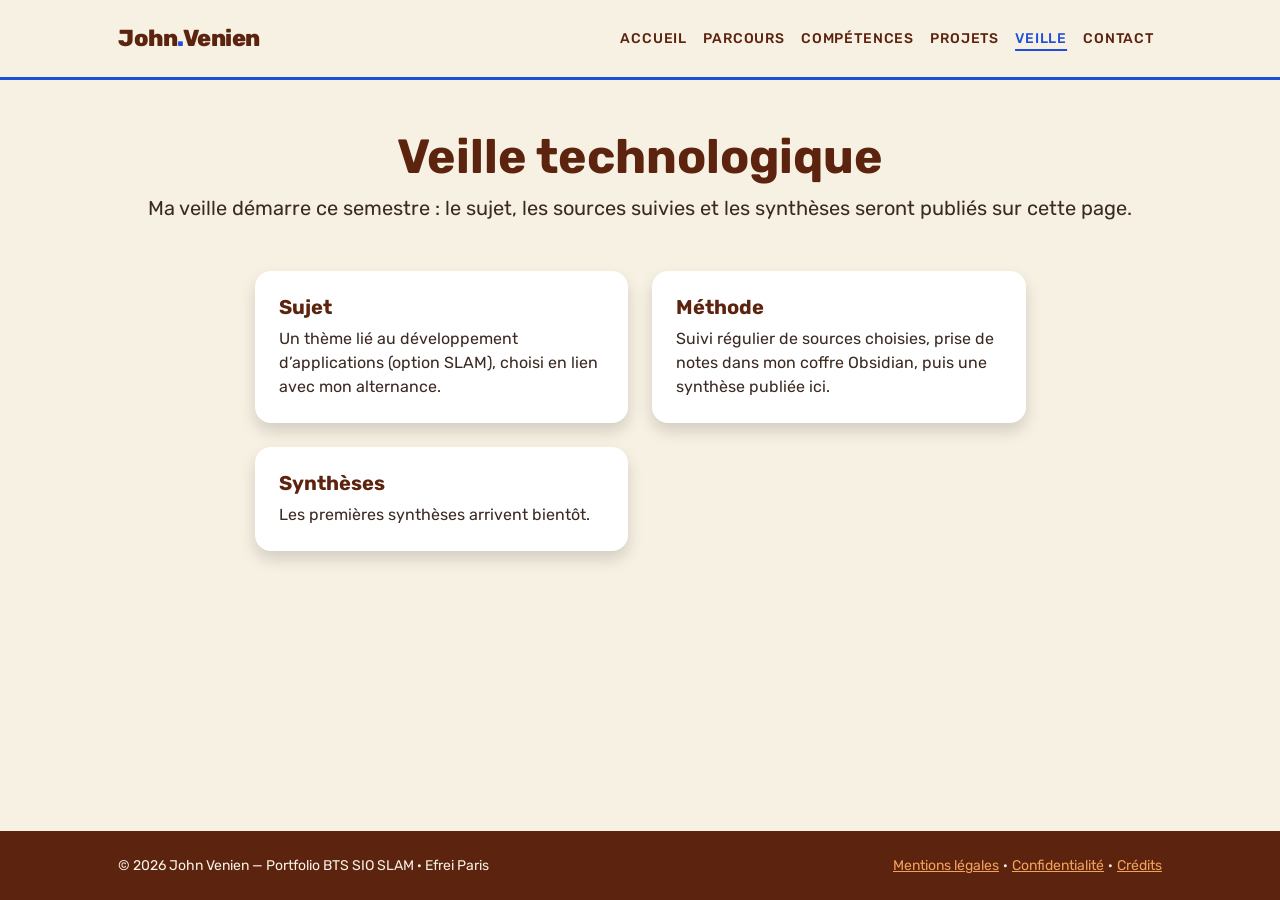
<file: veille.html>
<!DOCTYPE html>
<html lang="fr">
<head>
    <meta charset="utf-8">
    <meta name="viewport" content="width=device-width, initial-scale=1, shrink-to-fit=no">
    <title>Veille — John Venien, portfolio BTS SIO SLAM</title>
    <meta name="description" content="Veille technologique de John Venien : sujet, méthode, sources et synthèses.">
    <meta name="author" content="John Venien">
    <!-- Thème Start Bootstrap « Personal » (MIT, inclut Bootstrap 5) -->
    <link rel="stylesheet" href="css/theme-personal.css">
    <!-- Icônes Bootstrap, hébergées sur le site -->
    <link rel="stylesheet" href="vendor/bootstrap-icons/bootstrap-icons.min.css">
    <!-- Ma feuille de style : charte graphique (couleurs, police Rubik, adaptations) -->
    <link rel="stylesheet" href="css/style.css">
</head>
<body class="d-flex flex-column h-100">
    <header>
        <nav class="navbar navbar-expand-lg navbar-light py-3" aria-label="Menu principal">
            <div class="container px-5">
                <a class="navbar-brand" href="index.html">John<span class="point">.</span>Venien</a>
                <button class="navbar-toggler" type="button" data-bs-toggle="collapse" data-bs-target="#menu" aria-controls="menu" aria-expanded="false" aria-label="Ouvrir le menu"><span class="navbar-toggler-icon"></span></button>
                <div class="collapse navbar-collapse" id="menu">
                    <ul class="navbar-nav ms-auto mb-2 mb-lg-0 small">
                <li class="nav-item"><a class="nav-link" href="index.html">Accueil</a></li>
                <li class="nav-item"><a class="nav-link" href="parcours.html">Parcours</a></li>
                <li class="nav-item"><a class="nav-link" href="competences.html">Compétences</a></li>
                <li class="nav-item"><a class="nav-link" href="projets.html">Projets</a></li>
                <li class="nav-item"><a class="nav-link" href="veille.html" aria-current="page">Veille</a></li>
                <li class="nav-item"><a class="nav-link" href="contact.html">Contact</a></li>
                    </ul>
                </div>
            </div>
        </nav>
    </header>
    <main class="flex-shrink-0">
        <div class="container px-5 my-5">
            <div class="text-center mb-5">
                <h1 class="display-5 fw-bolder mb-0"><span class="text-gradient d-inline">Veille technologique</span></h1>
                <p class="lead mt-2 mb-0">Ma veille démarre ce semestre : le sujet, les sources suivies et les synthèses seront publiés sur cette page.</p>
            </div>
            <div class="row gx-5 justify-content-center">
                <div class="col-lg-11 col-xl-9 col-xxl-8">
                        <div class="grille-fiche mb-5">
                        <article class="card shadow border-0 rounded-4 p-4">
                            <h3 class="h5 fw-bolder">Sujet</h3>
                            <p class="mb-0">Un thème lié au développement d’applications (option SLAM), choisi en lien avec mon alternance.</p>
                        </article>
                        <article class="card shadow border-0 rounded-4 p-4">
                            <h3 class="h5 fw-bolder">Méthode</h3>
                            <p class="mb-0">Suivi régulier de sources choisies, prise de notes dans mon coffre Obsidian, puis une synthèse publiée ici.</p>
                        </article>
                        <article class="card shadow border-0 rounded-4 p-4">
                            <h3 class="h5 fw-bolder">Synthèses</h3>
                            <p class="mb-0">Les premières synthèses arrivent bientôt.</p>
                        </article>
                        </div>
                </div>
            </div>
        </div>
    </main>
    <footer class="pied py-4 mt-auto">
        <div class="container px-5">
            <div class="row align-items-center justify-content-between flex-column flex-sm-row">
                <div class="col-auto"><p class="small m-0">© 2026 John Venien — Portfolio BTS SIO SLAM · Efrei Paris</p></div>
                <div class="col-auto">
                    <nav aria-label="Liens légaux" class="small">
                        <a href="mentions-legales.html">Mentions légales</a><span class="mx-1">·</span><a href="confidentialite.html">Confidentialité</a><span class="mx-1">·</span><a href="mentions-legales.html#credits">Crédits</a>
                    </nav>
                </div>
            </div>
        </div>
    </footer>
    <!-- JavaScript de Bootstrap (menu repliable sur téléphone), hébergé sur le site -->
    <script src="vendor/bootstrap.bundle.min.js"></script>
</body>
</html>
</file>
<file: css/style.css>
/* ==========================================================================
   Portfolio de John Venien — feuille de style personnelle
   Elle s'applique après le thème Start Bootstrap « Personal » (css/theme-personal.css)
   et adapte le site à ma charte : couleurs, police Rubik, mise en page, états interactifs.
   ========================================================================== */

/* ---------- 1. Police Rubik, hébergée sur le site (pas de Google Fonts : RGPD) ---------- */
@font-face { font-family: 'Rubik'; font-weight: 400; font-display: swap; src: url('../fonts/rubik-latin-400-normal.woff2') format('woff2'); }
@font-face { font-family: 'Rubik'; font-weight: 500; font-display: swap; src: url('../fonts/rubik-latin-500-normal.woff2') format('woff2'); }
@font-face { font-family: 'Rubik'; font-weight: 700; font-display: swap; src: url('../fonts/rubik-latin-700-normal.woff2') format('woff2'); }
@font-face { font-family: 'Rubik'; font-weight: 800; font-display: swap; src: url('../fonts/rubik-latin-800-normal.woff2') format('woff2'); }

/* ---------- 2. Couleurs de la charte (variables) ---------- */
:root {
    --marron: #5C230E;
    --bleu: #1E4FDA;
    --beige: #F7F1E3;
    --beige-fonce: #EFE5D1;
    --orange: #F2A25C;
    --texte: #3B2A22;
    /* variables de Bootstrap redéfinies avec la charte */
    --bs-primary: #1E4FDA;
    --bs-primary-rgb: 30, 79, 218;
    --bs-body-font-family: 'Rubik', system-ui, sans-serif;
    --bs-body-color: #3B2A22;
}

/* ---------- 3. Base ---------- */
body { background: var(--beige); color: var(--texte); font-family: 'Rubik', system-ui, sans-serif; }
.bg-light { background: var(--beige-fonce) !important; }
.card { background: #fff; }
.card .bg-light { background: var(--beige) !important; }
.text-muted { color: #6b5a50 !important; }
.text-primary { color: var(--bleu) !important; }
.text-secondary { color: var(--marron) !important; }
h1, h2, h3, .display-3, .display-5 { color: var(--marron); font-weight: 800; }
/* le thème met un dégradé dans les titres : je le remplace par le marron de la charte */
.text-gradient { background: none !important; -webkit-text-fill-color: currentColor !important; color: var(--marron) !important; }
a { color: var(--bleu); }
code { color: var(--marron); background: var(--beige); padding: 1px 5px; border-radius: 4px; }
.meta { color: var(--bleu); font-weight: 500; font-size: .85rem; text-transform: uppercase; letter-spacing: .06em; margin-bottom: .4rem; }
ul.chips, ul.grille-items, ul.grille-blocs, ul.grille-certifs { list-style: none; padding: 0; }

/* ---------- 4. En-tête et menu ---------- */
.navbar { background: var(--beige); border-bottom: 3px solid var(--bleu); }
.navbar-brand { color: var(--marron) !important; font-weight: 800; font-size: 1.45rem; letter-spacing: -.5px; }
.navbar-brand .point { color: var(--bleu); }
.navbar .nav-link { color: var(--marron) !important; font-weight: 500; text-transform: uppercase; letter-spacing: .06em; }
.navbar .nav-link:hover,
.navbar .nav-link[aria-current="page"] { color: var(--bleu) !important; }
.navbar .nav-link[aria-current="page"] { text-decoration: underline 2px; text-underline-offset: 6px; }

/* ---------- 5. Titres de section, comme les modèles PowerPoint de la charte ---------- */
.titre-barre { border-left: 6px solid var(--bleu); padding-left: 14px; text-transform: uppercase; font-weight: 500 !important; letter-spacing: .03em; font-size: 1.6rem; }

/* ---------- 6. Boutons ---------- */
.btn { transition: transform .15s ease, box-shadow .15s ease, background-color .15s ease; }
.btn-primary { background: var(--bleu) !important; border-color: var(--bleu) !important; text-transform: uppercase; letter-spacing: .06em; }
.btn-primary:hover { background: #163fb3 !important; transform: translateY(-2px); box-shadow: 0 6px 16px rgba(30, 79, 218, .3); }
.btn-outline-dark { border: 2px solid var(--marron) !important; color: var(--marron) !important; text-transform: uppercase; letter-spacing: .06em; }
.btn-outline-dark:hover { background: var(--marron) !important; color: var(--beige) !important; transform: translateY(-2px); }
.badge.bg-gradient-primary-to-secondary,
.feature.bg-gradient-primary-to-secondary { background: var(--bleu) !important; }
.badge { font-weight: 500; letter-spacing: .08em; }

/* Focus visible pour la navigation au clavier (touche Tab) */
a:focus-visible, button:focus-visible, .btn:focus-visible, .navbar-toggler:focus-visible {
    outline: 3px solid var(--orange);
    outline-offset: 3px;
    box-shadow: none;
}

/* ---------- 7. Panneau « Mes compétences » de l'accueil ---------- */
.panneau-comp { padding: 28px 28px 24px; border-top: 6px solid var(--bleu) !important; }
.surtitre { font-size: .78rem; font-weight: 500; text-transform: uppercase; letter-spacing: .06em; color: var(--bleu); margin-bottom: .5rem; }
.liste-acq { list-style: none; padding: 0; margin: 0 0 1.2rem; }
.liste-acq li {
    display: grid; grid-template-columns: 44px 1fr auto; align-items: center; gap: 12px;
    padding: 10px 0; border-bottom: 1px solid #EDE3CF;
}
.liste-acq li:last-child { border-bottom: 0; }
.code-comp {
    display: inline-flex; align-items: center; justify-content: center; height: 32px;
    border-radius: 8px; background: var(--bleu); color: #fff; font-weight: 700; font-size: .9rem;
}
.liste-acq .nom { color: var(--marron); font-weight: 500; line-height: 1.3; }
.etat-acq {
    font-size: .8rem; font-weight: 500; white-space: nowrap; padding: 3px 10px; border-radius: 999px;
    background: #E3EAFB; color: var(--bleu);
}
.liste-acq li.off .code-comp { background: #fff; color: #8A6D5E; border: 2px dashed #C9B79E; }
.liste-acq li.off .nom { color: #8A6D5E; }
.liste-acq li.off .etat-acq { background: var(--beige); color: #8A6D5E; border: 1px solid #E2D5BB; }
.lien-fleche { font-weight: 600; color: var(--bleu); text-decoration: none; }
.lien-fleche::after { content: " →"; }
.lien-fleche:hover { text-decoration: underline; }

/* ---------- 8. Étiquettes (Flexbox) ---------- */
.chips { display: flex; flex-wrap: wrap; gap: 10px; justify-content: center; }
.chips-gauche { justify-content: flex-start; }
.chips li { background: #fff; border: 1px solid #E2D5BB; color: var(--marron); border-radius: 999px; padding: 6px 16px; font-weight: 500; }
.card .chips li { background: var(--beige); }

/* ---------- 9. Grilles (CSS Grid) ---------- */
.grille-projets { display: grid; grid-template-columns: repeat(3, 1fr); gap: 24px; }
.grille-fiche { display: grid; grid-template-columns: repeat(2, 1fr); gap: 24px; }
.grille-items { display: grid; grid-template-columns: repeat(3, 1fr); gap: 16px; }
.grille-items li { background: var(--beige); border-radius: 1rem; padding: 1rem; }
.grille-blocs { display: grid; grid-template-columns: repeat(2, 1fr); gap: 16px; }
.grille-blocs li { flex-direction: row; gap: 14px; align-items: center; }
.code-comp { background: var(--bleu); color: #fff; font-weight: 700; border-radius: 8px; padding: 6px 10px; flex-shrink: 0; }
.grille-certifs { display: grid; grid-template-columns: repeat(2, 1fr); gap: 16px; }
.grille-certifs li { flex-direction: row; justify-content: space-between; align-items: center; gap: 12px; }
.etat { font-size: .8rem; font-weight: 500; border-radius: 999px; padding: 4px 12px; background: var(--beige); color: var(--marron); white-space: nowrap; }
.etat.en-cours { background: var(--bleu); color: #fff; }
.grille-contact { display: grid; grid-template-columns: repeat(2, 1fr); gap: 24px; }
.carte-contact { text-decoration: none; color: var(--texte); display: flex; flex-direction: column; }
.preuves { display: grid; grid-template-columns: repeat(auto-fill, minmax(280px, 1fr)); gap: 24px; }
.preuves img { width: 100%; height: auto; display: block; }

/* ---------- 10. Cartes projets ---------- */
.carte-projet, .carte-contact { transition: transform .2s ease, box-shadow .2s ease; }
.carte-projet:hover, .carte-contact:hover, .carte-contact:focus-visible { transform: translateY(-4px); box-shadow: 0 1rem 2rem rgba(92, 35, 14, .15) !important; }
.vignette { background: var(--bleu); color: var(--beige); display: flex; align-items: center; justify-content: center; font-size: 4rem; min-width: 200px; }
.lien-fleche { font-weight: 500; text-decoration: none; margin-right: 1.25rem; }
.lien-fleche::after { content: " →"; transition: margin-left .15s ease; }
.lien-fleche:hover::after { margin-left: 4px; }
.filtres { display: flex; flex-wrap: wrap; gap: 10px; }
.filtres button { border: 2px solid var(--marron); background: transparent; color: var(--marron); border-radius: 999px; padding: 6px 18px; font-weight: 500; }
.filtres button:hover { background: var(--beige-fonce); }
.filtres button[aria-pressed="true"] { background: var(--marron); color: var(--beige); }
.coche { color: var(--bleu); font-weight: 700; }
.table { --bs-table-bg: transparent; }
.table thead th { color: var(--marron); border-bottom: 2px solid var(--bleu); }

/* ---------- 11. Pages légales ---------- */
.texte-legal h2 { font-size: 1.25rem; margin-top: 1.75rem; }
.texte-legal h2:first-child { margin-top: 0; }


/* ---------- 11 bis. Compétences du bloc 1 et tableau de synthèse officiel (épreuve E5) ---------- */
.grille-comp { display: grid; grid-template-columns: repeat(2, 1fr); gap: 16px; align-items: start; }
.carte-comp summary { list-style: none; cursor: pointer; display: grid; grid-template-columns: auto 1fr; column-gap: 14px; align-items: center; padding: 18px 20px; }
.carte-comp summary::-webkit-details-marker { display: none; }
.carte-comp summary .code-comp { grid-row: span 2; }
.carte-comp .nom { font-weight: 500; color: var(--marron); line-height: 1.3; }
.carte-comp .nb { font-size: .8rem; color: var(--bleu); }
.carte-comp .nb::after { content: " ▾"; }
.carte-comp[open] .nb::after { content: " ▴"; }
.carte-comp summary:hover .nom { color: var(--bleu); }
.carte-comp .sous-comp { list-style: none; margin: 0; padding: 0 20px 18px 20px; border-top: 1px solid #EFE5D1; }
.carte-comp .sous-comp li { padding: 8px 0 0 18px; position: relative; font-size: .92rem; }
.carte-comp .sous-comp li::before { content: "▸"; position: absolute; left: 2px; color: var(--bleu); }

.entete-officiel { display: flex; flex-wrap: wrap; justify-content: space-between; align-items: center; gap: 12px; margin-bottom: 18px; }
.surtitre { font-size: .75rem; text-transform: uppercase; letter-spacing: .08em; color: var(--bleu); font-weight: 500; margin: 0 0 2px; }
.titre-officiel { font-size: 1.35rem; font-weight: 800; color: var(--marron); margin: 0; }
.identite { display: grid; grid-template-columns: repeat(4, auto); gap: 12px 32px; background: var(--beige); border-radius: .75rem; padding: 14px 18px; margin: 0 0 24px; }
.identite .large { grid-column: 1 / -1; }
.identite dt { font-size: .72rem; text-transform: uppercase; letter-spacing: .06em; color: #6b5a50; font-weight: 500; }
.identite dd { margin: 0; font-weight: 500; color: var(--marron); }

.synthese { width: 100%; border-collapse: separate; border-spacing: 0; font-size: .95rem; }
.synthese thead th { position: sticky; top: 0; background: #fff; color: var(--marron); font-weight: 700; text-align: center; padding: 10px 6px; border-bottom: 3px solid var(--bleu); vertical-align: bottom; }
.synthese thead th.col-real, .synthese thead th.col-per { text-align: left; }
.synthese .court { display: block; font-size: .72rem; font-weight: 400; color: #6b5a50; line-height: 1.25; margin-top: 2px; }
.synthese abbr { text-decoration: none; font-size: 1rem; }
.synthese .col-real { width: 42%; }
.synthese .col-per { width: 13%; }
.synthese .col-comp { width: 7.5%; }
.synthese tbody th, .synthese tbody td { padding: 14px 6px; border-bottom: 1px solid #EFE5D1; vertical-align: middle; }
.synthese tbody th { text-align: left; font-weight: 400; }
.titre-real { display: block; font-weight: 700; color: var(--marron); margin-bottom: 4px; }
.titre-real em { font-weight: 400; color: var(--bleu); font-style: normal; font-size: .85rem; }
.docs { list-style: none; padding: 0; margin: 0; display: flex; flex-wrap: wrap; gap: 4px 14px; font-size: .85rem; color: #6b5a50; }
.docs li::before { content: "▸ "; color: var(--bleu); }
.date { display: inline-block; font-size: .85rem; background: var(--beige); color: var(--marron); border-radius: 6px; padding: 3px 8px; white-space: nowrap; }
.synthese .rubrique th { background: transparent; color: var(--bleu); text-transform: uppercase; letter-spacing: .06em; font-size: .78rem; font-weight: 700; text-align: left; padding: 22px 6px 8px; border-bottom: 2px solid var(--beige-fonce); }
.synthese .a-venir td { color: #6b5a50; font-style: italic; }
.synthese tbody tr:not(.rubrique):not(.a-venir):hover { background: #FBF8F1; }
.case { text-align: center; }
.coche { display: inline-block; width: 26px; height: 26px; border-radius: 50%; background: var(--bleu); position: relative; vertical-align: middle; }
.coche::after { content: ""; position: absolute; left: 9px; top: 5px; width: 7px; height: 12px; border: solid #fff; border-width: 0 3px 3px 0; transform: rotate(45deg); }
.vide { display: inline-block; width: 8px; height: 8px; border-radius: 50%; background: #E2D5BB; }
.synthese tfoot th { text-align: right; font-size: .8rem; font-weight: 500; color: #6b5a50; padding: 14px 10px; }
.total { display: inline-block; min-width: 26px; font-weight: 700; color: var(--marron); }
.total.zero { color: #c0392b; }
.badges-mobile { display: none; }
.pastille { display: inline-block; font-size: .75rem; font-weight: 700; border-radius: 6px; padding: 2px 7px; margin: 6px 4px 0 0; background: var(--bleu); color: #fff; }
.legende { font-size: .82rem; color: #6b5a50; margin-top: 14px; display: flex; align-items: center; gap: 8px; flex-wrap: wrap; }
.legende .coche { width: 18px; height: 18px; }
.legende .coche::after { left: 6px; top: 3px; width: 5px; height: 9px; border-width: 0 2px 2px 0; }

/* le tableau devient une liste de cartes sur tablette et téléphone */
@media (max-width: 900px) {
    .grille-comp { grid-template-columns: 1fr; }
    .identite { grid-template-columns: repeat(2, 1fr); }
    .synthese thead, .synthese tfoot, .synthese td.case { display: none; }
    .synthese, .synthese tbody, .synthese tr, .synthese th, .synthese td { display: block; width: 100%; }
    .synthese tbody tr:not(.rubrique):not(.a-venir) { border: 1px solid #EFE5D1; border-radius: .75rem; padding: 12px 14px; margin-bottom: 10px; }
    .synthese tbody th, .synthese tbody td { border: 0; padding: 0; }
    .synthese td.periode { margin-top: 8px; }
    .badges-mobile { display: block; }
}

/* ---------- 12. Pied de page ---------- */
footer.pied { background: var(--marron); color: var(--beige); }
footer.pied a { color: var(--orange); }
footer.pied a:hover { color: #fff; }

/* ---------- 13. Tablette (601 à 1024 px) ---------- */
@media (min-width: 601px) and (max-width: 1024px) {
    .grille-projets { grid-template-columns: repeat(2, 1fr); }
    .grille-items { grid-template-columns: repeat(2, 1fr); }
}

/* ---------- 14. Téléphone (600 px et moins) ---------- */
@media (max-width: 600px) {
    .container.px-5 { padding-left: 20px !important; padding-right: 20px !important; }
    .row.gx-5 { --bs-gutter-x: 40px; } /* évite un débordement horizontal de 4 px */
    .display-3 { font-size: 2.3rem; }
    .display-5 { font-size: 2rem; }
    .panneau-comp { padding: 20px 18px 18px; }
    .liste-acq li { grid-template-columns: 40px 1fr; row-gap: 4px; }
    .etat-acq { grid-column: 2; justify-self: start; }
    .titre-barre { font-size: 1.3rem; }
    .grille-projets, .grille-fiche, .grille-items, .grille-blocs, .grille-certifs, .grille-contact { grid-template-columns: 1fr; }
    .card-body.p-5, .card.p-5 { padding: 1.5rem !important; }
    .projet-ligne { flex-direction: column-reverse; }
    .vignette { min-width: 0; min-height: 110px; font-size: 3rem; }
    .projet-ligne .p-5 { padding: 1.5rem !important; }
    footer.pied nav { margin-top: .5rem; }
}
</file>
